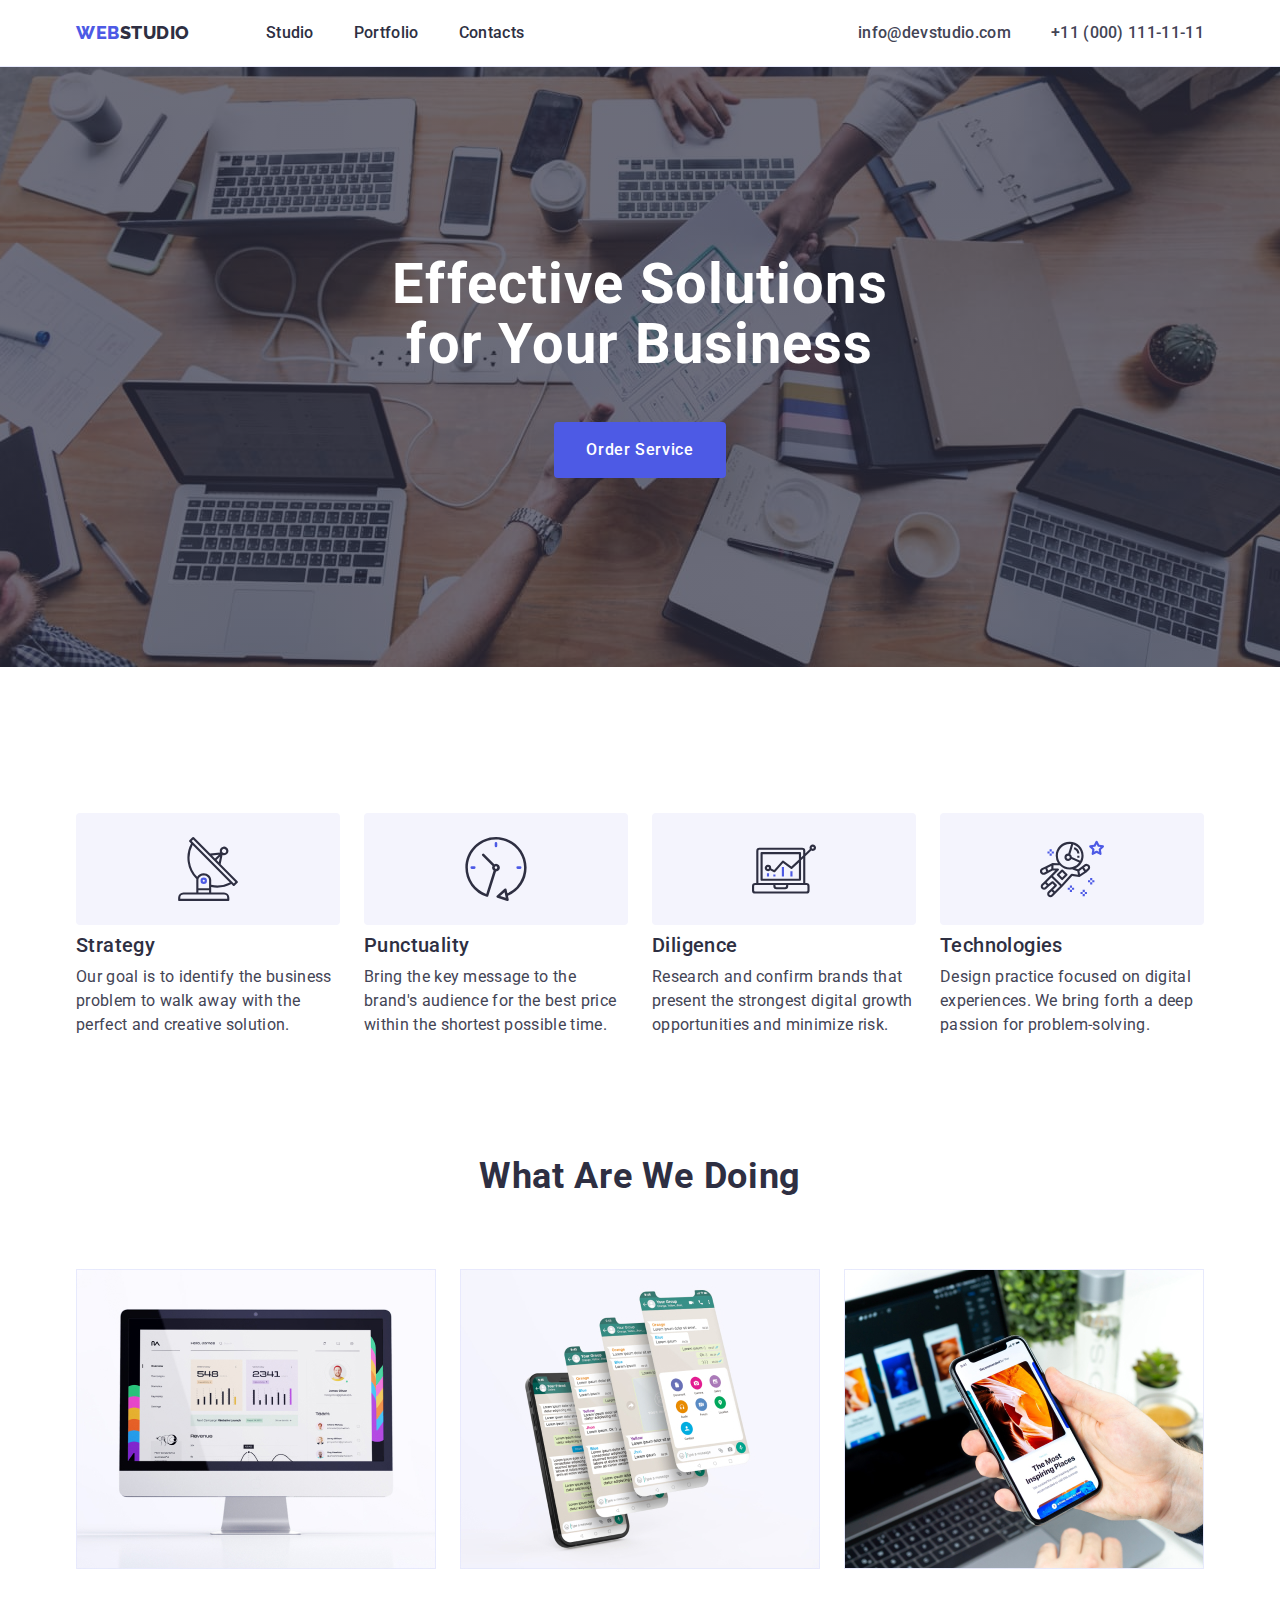
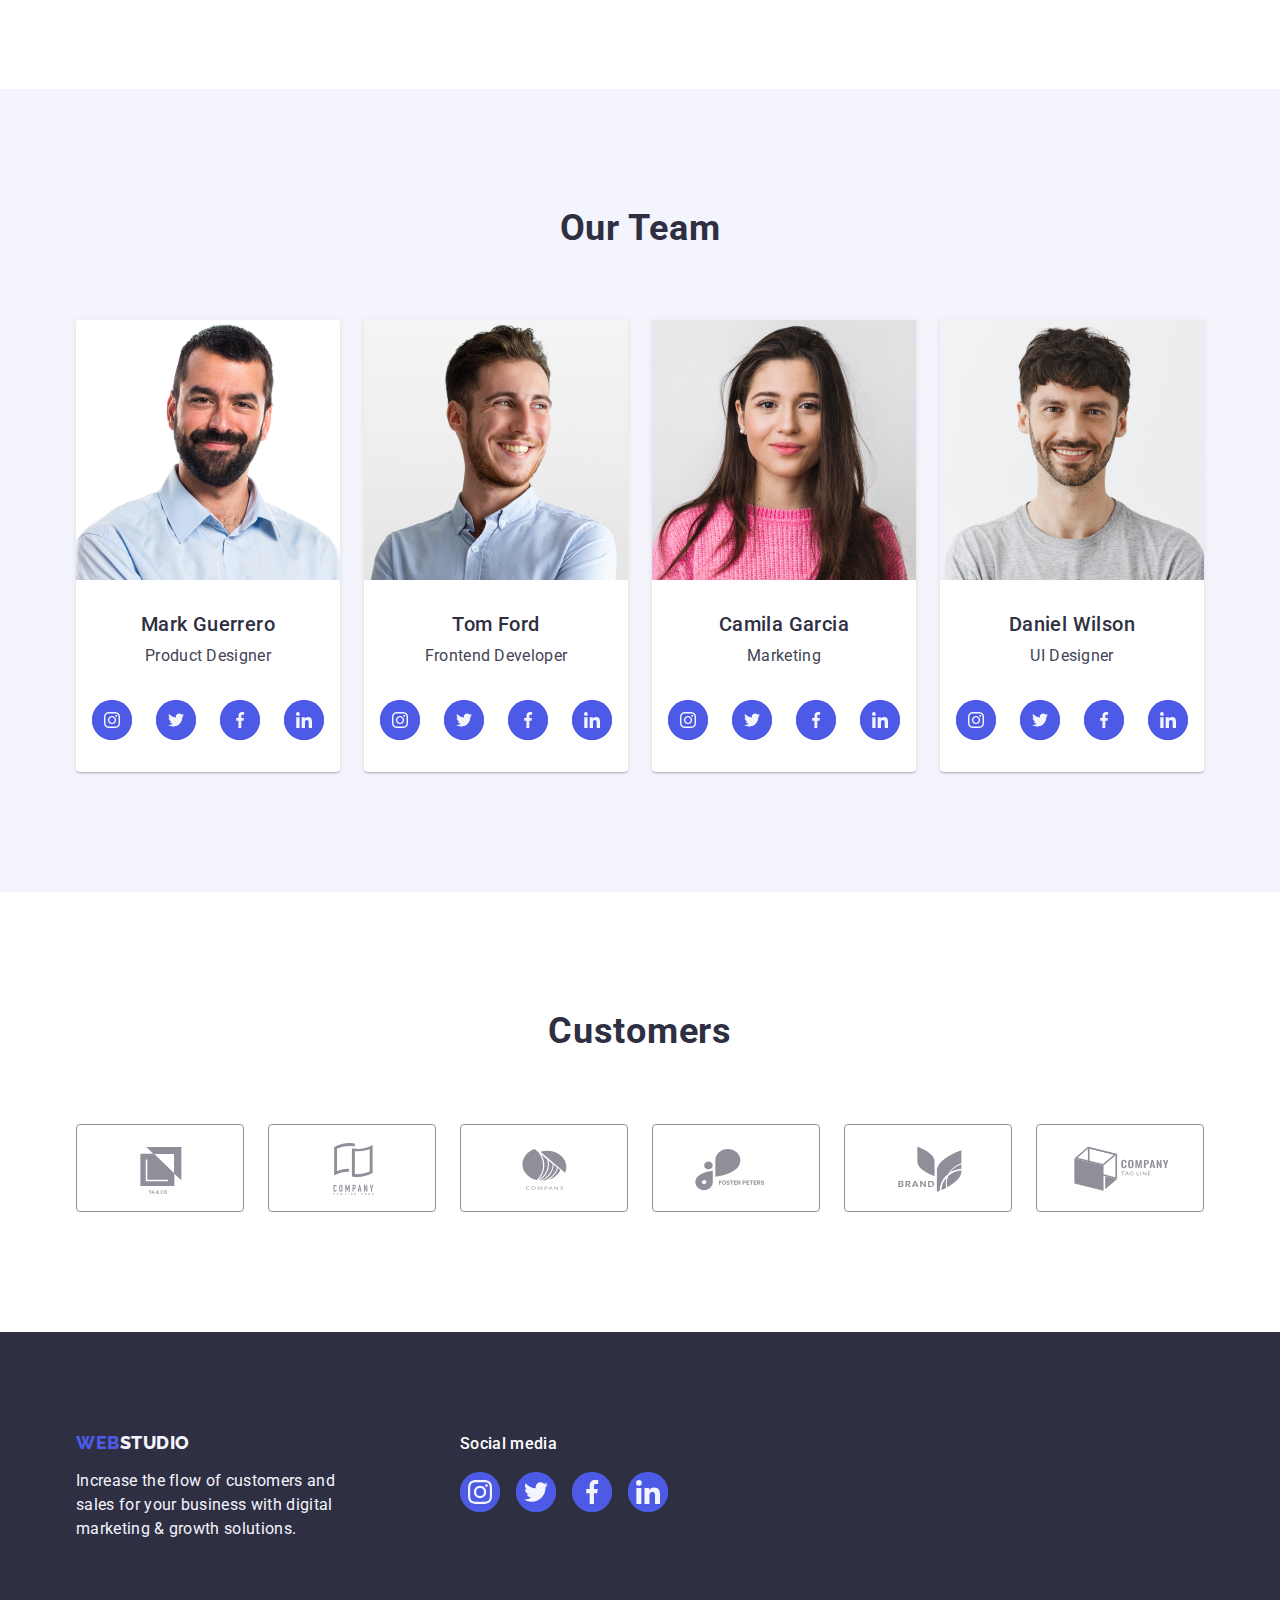
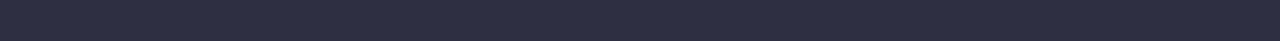
<file: index.html>
<!DOCTYPE html>
<html lang="en">
  <head>
    <meta charset="UTF-8" />
    <meta http-equiv="X-UA-Compatible" content="IE=edge" />
    <meta name="viewport" content="width=device-width, initial-scale=1.0" />
    <title>Studio</title>
    <link rel="preconnect" href="https://fonts.googleapis.com" />
    <link rel="preconnect" href="https://fonts.gstatic.com" crossorigin />
    <link
      href="https://fonts.googleapis.com/css2?family=Raleway:wght@400;500;700&family=Roboto:wght@400;500;700&display=swap"
      rel="stylesheet"
    />
    <link
      rel="stylesheet"
      href="https://cdnjs.cloudflare.com/ajax/libs/modern-normalize/1.1.0/modern-normalize.min.css"
    />
    <link rel="stylesheet" href="./css/styles.css" />
  </head>
  <body>
    <header class="page-head">
      <div class="pg-hd container">
        <nav class="nav">
          <a href="./index.html" class="logo link">
            Web<span class="web">Studio</span></a
          >
          <ul class="site-nav list">
            <li class="item"><a href="./index.html" class="link">Studio</a></li>
            <li class="item">
              <a href="./portfolio.html" class="link">Portfolio</a>
            </li>
            <li class="item"><a href="" class="link">Contacts</a></li>
          </ul>
        </nav>
        <address class="address">
          <ul class="contact list">
            <li class="item">
              <a href="mailto:info@devstudio.com" class="link"
                >info@devstudio.com</a
              >
            </li>

            <li class="item">
              <a href="tel:+110001111111" class="link">+11 (000) 111-11-11</a>
            </li>
          </ul>
        </address>
      </div>
    </header>

    <main>
      <!-- hero -->
      <section class="hero">
        <div class="container">
          <h1 class="hero-title">Effective Solutions for Your Business</h1>
          <button type="button" class="button stu">Order Service</button>
        </div>
      </section>
      <!-- Adventages -->
      <section class="section adventages">
        <div class="container">
          <h2 class="adv-title">Adventages</h2>
          <ul class="advent list">
            <li class="adventage-item">
              <div class="svg-adv">
                <svg width="64" height="64">
                  <use href="./images/icons.svg#icon-antenna"></use>
                </svg>
              </div>
              <h3 class="adventages-title">Strategy</h3>
              <p class="text">
                Our goal is to identify the business problem to walk away with
                the perfect and creative solution.
              </p>
            </li>
            <li class="adventage-item">
              <div class="svg-adv">
                <svg height="64" width="64">
                  <use href="./images/icons.svg#icon-clock"></use>
                </svg>
              </div>
              <h3 class="adventages-title">Punctuality</h3>
              <p class="text">
                Bring the key message to the brand's audience for the best price
                within the shortest possible time.
              </p>
            </li>
            <li class="adventage-item">
              <div class="svg-adv">
                <svg width="64" height="64">
                  <use href="./images/icons.svg#icon-diagram"></use>
                </svg>
              </div>
              <h3 class="adventages-title">Diligence</h3>
              <p class="text">
                Research and confirm brands that present the strongest digital
                growth opportunities and minimize risk.
              </p>
            </li>
            <li class="adventage-item">
              <div class="svg-adv">
                <svg width="64" height="64">
                  <use href="./images/icons.svg#icon-astronaut"></use>
                </svg>
              </div>
              <h3 class="adventages-title">Technologies</h3>
              <p class="text">
                Design practice focused on digital experiences. We bring forth a
                deep passion for problem-solving.
              </p>
            </li>
          </ul>
        </div>
      </section>
      <!-- What are we doing -->
      <section class="doo section">
        <div class="container">
          <h2 class="section-title">What are we doing</h2>
          <ul class="doing list">
            <li class="item">
              <img src="./images/mon.jpg" alt="Monitor" width="360" />
            </li>
            <li class="item">
              <img
                src="./images/phones.jpg"
                alt="phone with duplicated screens"
                width="360"
              />
            </li>
            <li class="item">
              <img
                src="./images/phone&mon.jpg"
                alt="phone and on the background monitor"
                width="360"
              />
            </li>
          </ul>
        </div>
      </section>
      <!-- Our Team -->
      <section class="section team">
        <div class="container">
          <h2 class="section-title">Our Team</h2>
          <ul class="team-list list">
            <li class="card">
              <img
                src="./images/worker1.jpg"
                alt="Man have black beard and wearing blue shirt"
                width="264"
              />

              <div class="tim">
                <h3 class="team-name">Mark Guerrero</h3>
                <p class="prof">Product Designer</p>
                <ul class="socmed list">
                  <li class="socmed-cont">
                    <a href="" class="socmed-link-sec">
                      <svg class="socmed-icon" width="16" height="16">
                        <use
                          href="./images/icons.svg#icon-instagram"
                        ></use>
                      </svg>
                    </a>
                  </li>
                  <li class="socmed-cont">
                    <a href="" class="socmed-link-sec">
                      <svg class="socmed-icon" width="16" height="16">
                        <use href="./images/icons.svg#icon-twitter"></use>
                      </svg>
                    </a>
                  </li>
                  <li class="socmed-cont">
                    <a href="" class="socmed-link-sec "
                      ><svg class="socmed-icon" width="16" height="16">
                        <use
                          href="./images/icons.svg#icon-facebook"
                        ></use>
                      </svg>
                    </a>
                  </li>
                  <li class="socmed-cont">
                    <a href="" class="socmed-link-sec"
                      ><svg class="socmed-icon" width="16" height="16">
                        <use
                          href="./images/icons.svg#icon-linkedin"
                        ></use>
                      </svg>
                    </a>
                  </li>
                </ul>
              </div>
            </li>

            <li class="card">
              <img
                src="./images/worker2.jpg"
                alt="Man have red beard and wearing blue shirt"
                width="264"
              />
              <div class="tim">
                <h3 class="team-name">Tom Ford</h3>
                <p class="prof">Frontend Developer</p>

                <ul class="socmed list">
                  <li class="socmed-cont">
                    <a href="" class="socmed-link-sec">
                      <svg class="socmed-icon" width="16" height="16">
                        <use
                          href="./images/icons.svg#icon-instagram"
                        ></use>
                      </svg>
                    </a>
                  </li>
                  <li class="socmed-cont">
                    <a href="" class="socmed-link-sec">
                      <svg class="socmed-icon" width="16" height="16">
                        <use href="./images/icons.svg#icon-twitter"></use>
                      </svg>
                    </a>
                  </li>
                  <li class="socmed-cont">
                    <a href="" class="socmed-link-sec "
                      ><svg class="socmed-icon" width="16" height="16">
                        <use
                          href="./images/icons.svg#icon-facebook"
                        ></use>
                      </svg>
                    </a>
                  </li>
                  <li class="socmed-cont">
                    <a href="" class="socmed-link-sec"
                      ><svg class="socmed-icon" width="16" height="16">
                        <use
                          href="./images/icons.svg#icon-linkedin"
                        ></use>
                      </svg>
                    </a>
                  </li>
                </ul>
              </div>
            </li>
            <li class="card">
              <img
                src="./images/worker3.jpg"
                alt="Girl with long brown hair and wearing in pink sweater"
                width="264"
              />
              <div class="tim">
                <h3 class="team-name">Camila Garcia</h3>
                <p class="prof">Marketing</p>

                <ul class="socmed list">
                  <li class="socmed-cont">
                    <a href="" class="socmed-link-sec">
                      <svg class="socmed-icon" width="16" height="16">
                        <use
                          href="./images/icons.svg#icon-instagram"
                        ></use>
                      </svg>
                    </a>
                  </li>
                  <li class="socmed-cont">
                    <a href="" class="socmed-link-sec">
                      <svg class="socmed-icon" width="16" height="16">
                        <use href="./images/icons.svg#icon-twitter"></use>
                      </svg>
                    </a>
                  </li>
                  <li class="socmed-cont">
                    <a href="" class="socmed-link-sec "
                      ><svg class="socmed-icon" width="16" height="16">
                        <use
                          href="./images/icons.svg#icon-facebook"
                        ></use>
                      </svg>
                    </a>
                  </li>
                  <li class="socmed-cont">
                    <a href="" class="socmed-link-sec"
                      ><svg class="socmed-icon" width="16" height="16">
                        <use
                          href="./images/icons.svg#icon-linkedin"
                        ></use>
                      </svg>
                    </a>
                  </li>
                </ul>
              </div>
            </li>
            <li class="card">
              <img
                src="./images/worker4.jpg"
                alt="Man have short black beard and wearing gray t-shirt"
                width="264"
              />
              <div class="tim">
                <h3 class="team-name">Daniel Wilson</h3>
                <p class="prof">UI Designer</p>
                <ul class="socmed list">
                  <li class="socmed-cont">
                    <a href="" class="socmed-link-sec">
                      <svg class="socmed-icon" width="16" height="16">
                        <use
                          href="./images/icons.svg#icon-instagram"
                        ></use>
                      </svg>
                    </a>
                  </li>
                  <li class="socmed-cont">
                    <a href="" class="socmed-link-sec">
                      <svg class="socmed-icon" width="16" height="16">
                        <use href="./images/icons.svg#icon-twitter"></use>
                      </svg>
                    </a>
                  </li>
                  <li class="socmed-cont">
                    <a href="" class="socmed-link-sec "
                      ><svg class="socmed-icon" width="16" height="16">
                        <use
                          href="./images/icons.svg#icon-facebook"
                        ></use>
                      </svg>
                    </a>
                  </li>
                  <li class="socmed-cont">
                    <a href="" class="socmed-link-sec"
                      ><svg class="socmed-icon" width="16" height="16">
                        <use
                          href="./images/icons.svg#icon-linkedin"
                        ></use>
                      </svg>
                    </a>
                  </li>
                </ul>
              </div>
            </li>
          </ul>
        </div>
      </section>

      <!-- Customers -->

      <section class="cust-section">
        <div class="container">
          <h2 class="section-title customer">Customers</h2>
          <ul class="custom list">
            <li class="cust">
              <a href="" class="cust-link">
                <svg class="cust-svg" width="104" height="56">
                  <use href="./images/icons.svg#icon-Logo"></use>
                </svg>
              </a>
            </li>
            <li class="cust">
              <a href="" class="cust-link">
                <svg class="cust-svg" width="104" height="56">
                  <use href="./images/icons.svg#icon-Logo-1"></use>
                </svg>
              </a>
            </li>
            <li class="cust">
              <a href="" class="cust-link">
                <svg class="cust-svg" width="104" height="56">
                  <use href="./images/icons.svg#icon-Logo-2"></use>
                </svg>
              </a>
            </li>
            <li class="cust">
              <a href="" class="cust-link">
                <svg class="cust-svg" width="104" height="56">
                  <use href="./images/icons.svg#icon-Logo-3"></use>
                </svg>
              </a>
            </li>
            <li class="cust">
              <a href="" class="cust-link">
                <svg class="cust-svg" width="104" height="56">
                  <use href="./images/icons.svg#icon-Logo-4"></use>
                </svg>
              </a>
            </li>
            <li class="cust">
              <a href="" class="cust-link">
                <svg class="cust-svg" width="104" height="56">
                  <use href="./images/icons.svg#icon-Logo-5"></use>
                </svg>
              </a>
            </li>
          </ul>
        </div>
      </section>
    </main>

    <footer class="foot-site">
      <div class="foot-cont container">
        <div class="foot">
          <a href="./index.html" class="logo-footer link"
            >Web<span class="web">Studio</span></a
          >
          <p class="foot-text">
            Increase the flow of customers and sales for your business with
            digital marketing & growth solutions.
          </p>
        </div>
        <div class="social-media">
          <p class="foot-h">Social media</p>
          <ul class="socmed-item list">
            <li class="socmed-cont">
              <a href="" class="socmed-link"
                ><svg class="socmed-icon" width="24" height="24">
                  <use href="./images/icons.svg#icon-instagram"></use>
                </svg>
              </a>
            </li>
            <li class="socmed-cont">
              <a href="" class="socmed-link"
                ><svg class="socmed-icon" width="24" height="24">
                  <use href="./images/icons.svg#icon-twitter"></use>
                </svg>
              </a>
            </li>
            <li class="socmed-cont">
              <a href="" class="socmed-link"
                ><svg class="socmed-icon" width="24" height="24">
                  <use href="./images/icons.svg#icon-facebook"></use>
                </svg>
              </a>
            </li>
            <li class="socmed-cont">
              <a href="" class="socmed-link"
                ><svg class="socmed-icon" width="24" height="24">
                  <use href="./images/icons.svg#icon-linkedin"></use>
                </svg>
              </a>
            </li>
          </ul>
        </div>
      </div>
    </footer>
  </body>
</html>
</file>
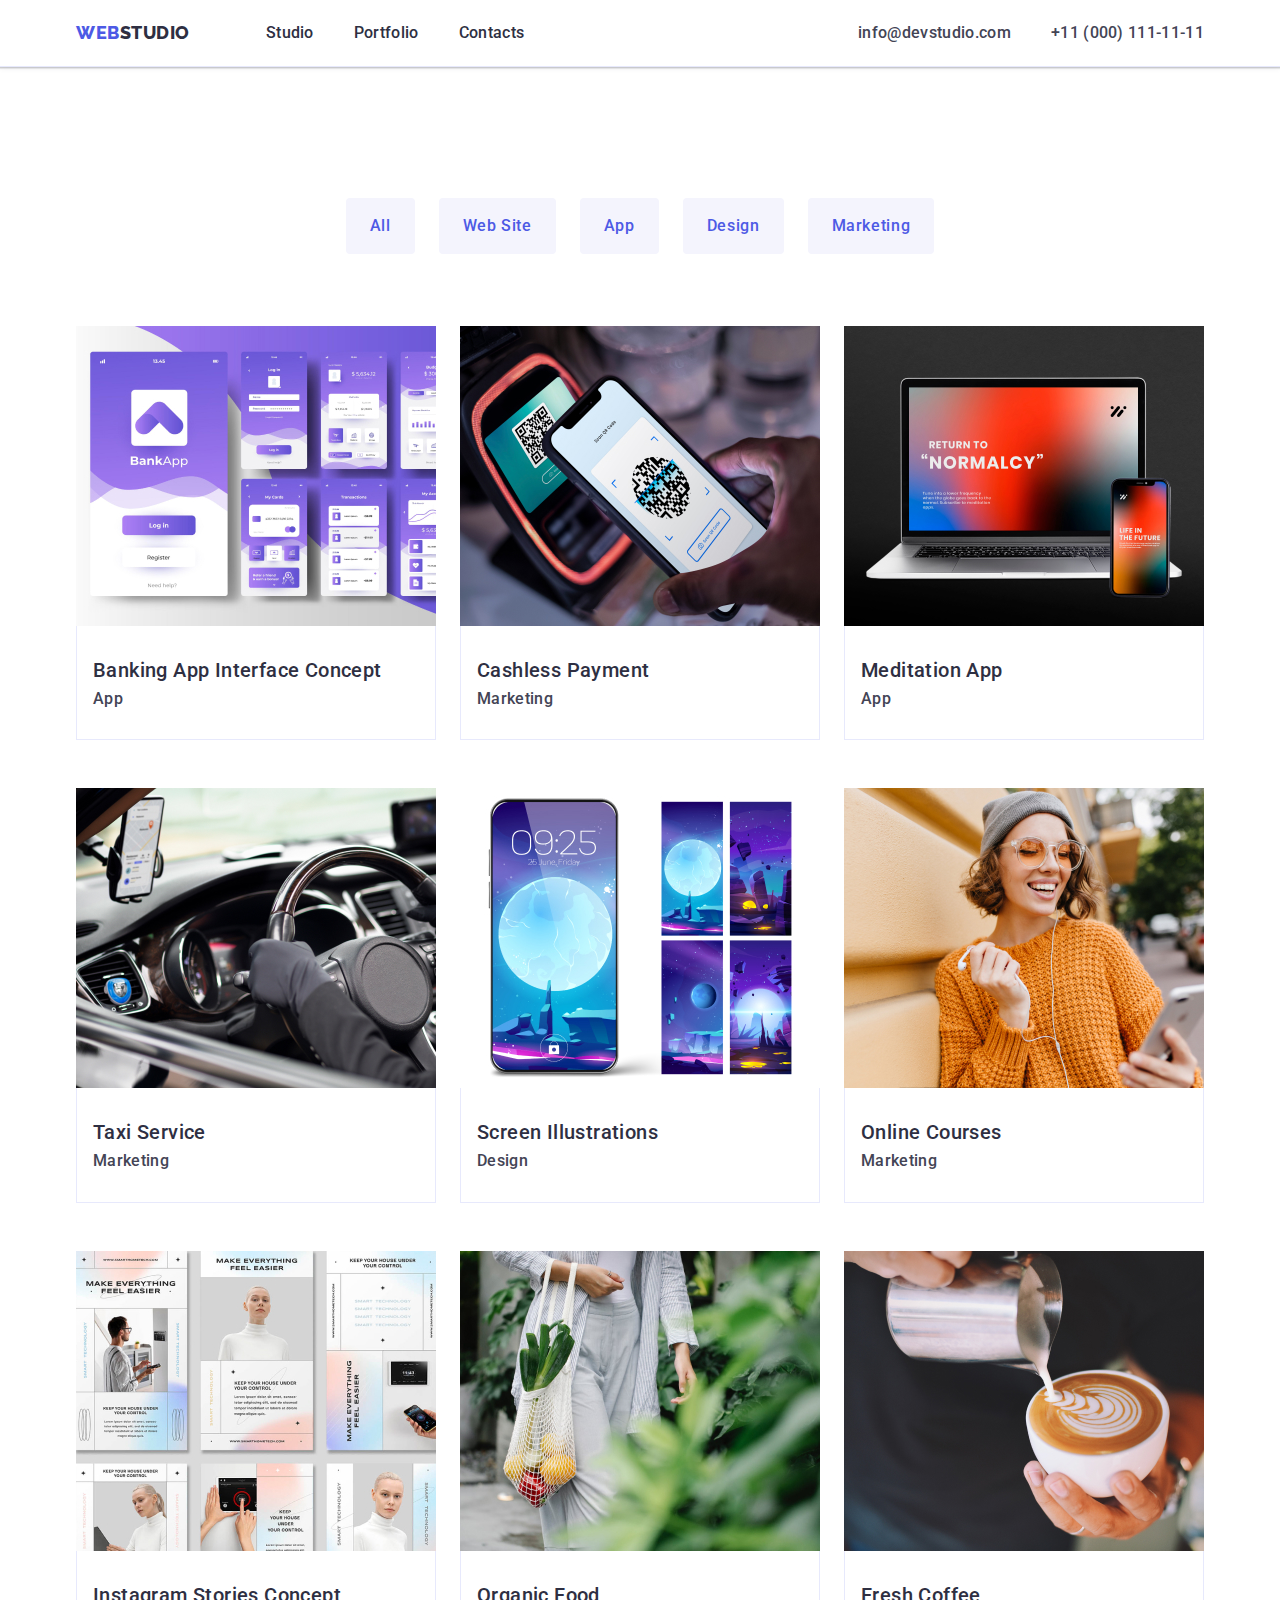
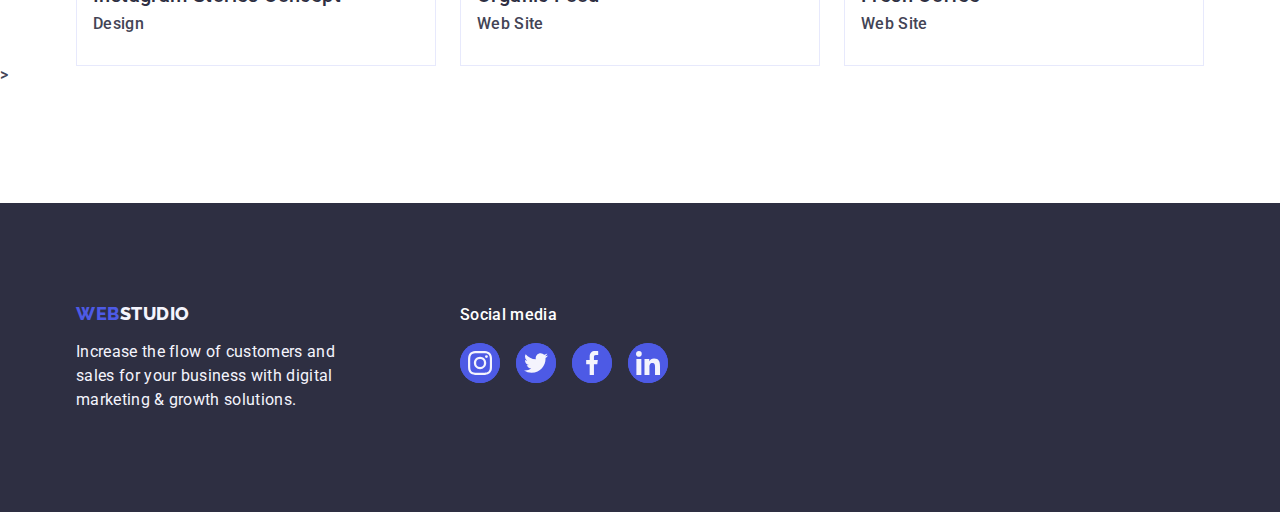
<file: portfolio.html>
<!DOCTYPE html>
<html lang="en">
  <head>
    <meta charset="UTF-8" />
    <meta http-equiv="X-UA-Compatible" content="IE=edge" />
    <meta name="viewport" content="width=device-width, initial-scale=1.0" />
    <title>Portfolio</title>
    <link rel="preconnect" href="https://fonts.googleapis.com" />
    <link rel="preconnect" href="https://fonts.gstatic.com" crossorigin />
    <link
      href="https://fonts.googleapis.com/css2?family=Raleway:wght@400;500;700;800&family=Roboto:wght@400;500;700&display=swap"
      rel="stylesheet"
    />
    <link
      rel="stylesheet"
      href="https://cdnjs.cloudflare.com/ajax/libs/modern-normalize/1.1.0/modern-normalize.min.css"
    />
    <link rel="stylesheet" href="./css/styles.css" />
  </head>
  <body>
    <header class="page-head">
      <div class="pg-hd container">
        <nav class="nav">
          <a href="./index.html" class="logo link">
            Web<span class="web">Studio</span></a
          >
          <ul class="site-nav list">
            <li class="item"><a href="./index.html" class="link">Studio</a></li>
            <li class="item">
              <a href="./portfolio.html" class="link">Portfolio</a>
            </li>
            <li class="item"><a href="" class="link">Contacts</a></li>
          </ul>
        </nav>
        <address class="address">
          <ul class="contact list">
            <li class="item">
              <a href="mailto:info@devstudio.com" class="link"
                >info@devstudio.com</a
              >
            </li>

            <li class="item">
              <a href="tel:+110001111111" class="link">+11 (000) 111-11-11</a>
            </li>
          </ul>
        </address>
      </div>
    </header>

    <main>
      <!-- out navigate -->
      <section class="main-portf">
        <div class="container">
          <h1 class="hide-title visually-hidden">Works</h1>
          <ul class="btn list">
            <li class="bitem">
              <button type="button" class="port">All</button>
            </li>
            <li class="bitem">
              <button type="button" class="port">Web Site</button>
            </li>
            <li class="bitem">
              <button type="button" class="port">App</button>
            </li>
            <li class="bitem">
              <button type="button" class="port">Design</button>
            </li>
            <li class="bitem">
              <button type="button" class="port">Marketing</button>
            </li>
          </ul>
          <ul class="examples list">
            <li class="examples-item">
              <a href="" class="link">
                <img src="./images/bankapp.jpg" alt="bank app" width="360" />
                <div class="item-item">
                  <h2 class="example-title">Banking App Interface Concept</h2>
                  <p class="text">App</p>
                </div>
              </a>
            </li>

            <li class="examples-item">
              <a href="" class="link">
                <img src="./images/pay.jpg" alt="Payment" width="360" />
                <div class="item-item">
                  <h2 class="example-title">Cashless Payment</h2>
                  <p class="text">Marketing</p>
                </div>
              </a>
            </li>

            <li class="examples-item">
              <a href="" class="link">
                <img
                  src="./images/meditation.jpg"
                  alt="meditation app"
                  width="360"
                />
                <div class="item-item">
                  <h2 class="example-title">Meditation App</h2>
                  <p class="text">App</p>
                </div>
              </a>
            </li>

            <li class="examples-item">
              <a href="" class="link">
                <img src="./images/gps.jpg" alt="Driver use gps" width="360" />
                <div class="item-item">
                  <h2 class="example-title">Taxi Service</h2>
                  <p class="text">Marketing</p>
                </div>
              </a>
            </li>

            <li class="examples-item">
              <a href="" class="link">
                <img
                  src="./images/wallpaper.jpg"
                  alt="Drawn cosmos wallpaper"
                  width="360"
                />
                <div class="item-item">
                  <h2 class="example-title">Screen Illustrations</h2>
                  <p class="text">Design</p>
                </div>
              </a>
            </li>

            <li class="examples-item">
              <a href="" class="link">
                <img
                  src="./images/girl.jpg"
                  alt="Girl in yellow sweater listening music"
                  width="360"
                />
                <div class="item-item">
                  <h2 class="example-title">Online Courses</h2>
                  <p class="text">Marketing</p>
                </div>
              </a>
            </li>

            <li class="examples-item">
              <a href="" class="link">
                <img
                  src="./images/leaflets.jpg"
                  alt="a lot of instagram stories examples"
                  width="360"
                />
                <div class="item-item">
                  <h2 class="example-title">Instagram Stories Concept</h2>
                  <p class="text">Design</p>
                </div>
              </a>
            </li>

            <li class="examples-item">
              <a href="" class="link">
                <img src="./images/buy.jpg" alt="woman with bag" width="360" />
                <div class="item-item">
                  <h2 class="example-title">Organic Food</h2>
                  <p class="text">Web Site</p>
                </div>
              </a>
            </li>

            <li class="examples-item">
              <a href="" class="link">
                <img
                  src="./images/coffee.jpg"
                  alt="barista pour coffee into the cup"
                  width="360"
                />
                <div class="item-item">
                  <h2 class="example-title">Fresh Coffee</h2>
                  <p class="text">Web Site</p>
                </div>
              </a>
            </li>
          </ul>
        </div>
        >
      </section>
    </main>
    <footer class="foot-site">
      <div class="foot-cont container">
        <div class="foot">
          <a href="./index.html" class="logo-footer link"
            >Web<span class="web">Studio</span></a
          >
          <p class="foot-text">
            Increase the flow of customers and sales for your business with
            digital marketing & growth solutions.
          </p>
        </div>
        <div class="social-media">
          <p class="foot-h">Social media</p>
          <ul class="socmed-item list">
            <li class="socmed-cont">
              <a href="" class="socmed-link"
                ><svg class="socmed-icon" width="24" height="24">
                  <use href="./images/icons.svg#icon-instagram"></use>
                </svg>
              </a>
            </li>
            <li class="socmed-cont">
              <a href="" class="socmed-link"
                ><svg class="socmed-icon" width="24" height="24">
                  <use href="./images/icons.svg#icon-twitter"></use>
                </svg>
              </a>
            </li>
            <li class="socmed-cont">
              <a href="" class="socmed-link"
                ><svg class="socmed-icon" width="24" height="24">
                  <use href="./images/icons.svg#icon-facebook"></use>
                </svg>
              </a>
            </li>
            <li class="socmed-cont">
              <a href="" class="socmed-link"
                ><svg class="socmed-icon" width="24" height="24">
                  <use href="./images/icons.svg#icon-linkedin"></use>
                </svg>
              </a>
            </li>
          </ul>
        </div>
      </div>
    </footer>
  </body>
</html>
</file>
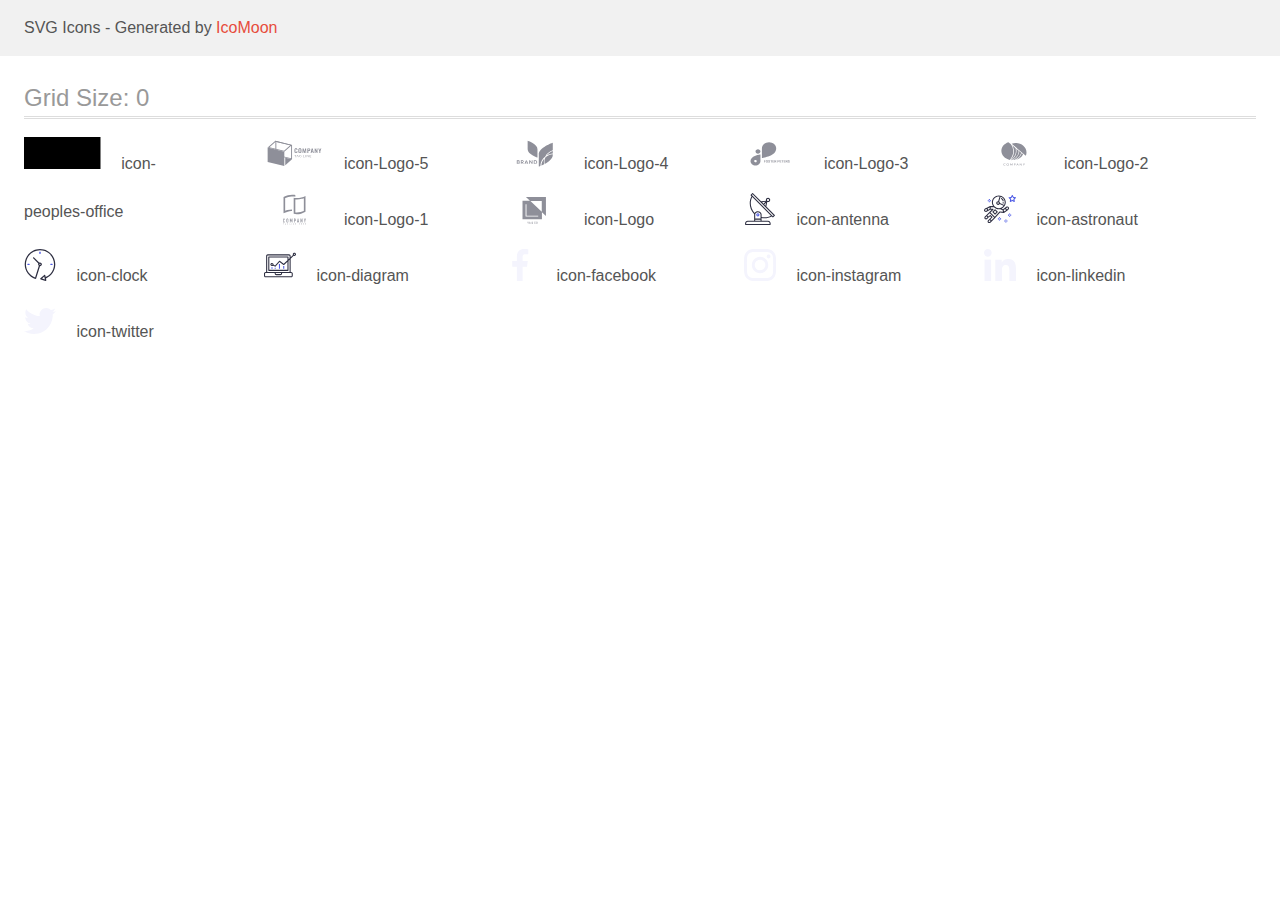
<file: images/icomoon (1)/demo.html>
<!doctype html>
<html>
<head>
    <title>IcoMoon - SVG Icons</title>
    <meta charset="utf-8">
    <meta name="viewport" content="width=device-width, initial-scale=1">
    <link rel="stylesheet" href="demo-files/demo.css">
    <link rel="stylesheet" href="style.css">
</head>
<body>
<svg aria-hidden="true" style="position: absolute; width: 0; height: 0; overflow: hidden;" version="1.1" xmlns="http://www.w3.org/2000/svg" xmlns:xlink="http://www.w3.org/1999/xlink">
<defs>
<symbol id="icon-peoples-office" viewBox="0 0 77 32">
<path d="M0 0h76.8v32h-76.8v-32z"></path>
</symbol>
<symbol id="icon-Logo-5" viewBox="0 0 59 32">
<path fill="#8e8f99" style="fill: var(--color1, #8e8f99)" d="M30.588 15.682c-0.254-0.338-0.375-0.737-0.346-1.138v-1.65c0-0.506 0.115-0.89 0.344-1.153s0.624-0.394 1.183-0.393c0.525 0 0.898 0.112 1.119 0.336 0.24 0.286 0.358 0.635 0.331 0.987v0.388h-0.94v-0.393c0.003-0.129-0.006-0.257-0.027-0.384-0.014-0.087-0.061-0.168-0.134-0.228-0.096-0.066-0.218-0.097-0.34-0.089-0.129-0.008-0.256 0.025-0.358 0.094-0.082 0.067-0.136 0.156-0.156 0.252-0.027 0.135-0.039 0.271-0.037 0.408v2.003c-0.015 0.193 0.027 0.387 0.121 0.562 0.047 0.060 0.112 0.107 0.188 0.136s0.16 0.041 0.242 0.032c0.12 0.009 0.24-0.024 0.333-0.091 0.077-0.066 0.126-0.151 0.14-0.243 0.022-0.133 0.032-0.267 0.029-0.401v-0.406h0.94v0.371c0.026 0.367-0.088 0.732-0.325 1.038-0.216 0.245-0.584 0.368-1.125 0.368s-0.949-0.131-1.181-0.403z"></path>
<path fill="#8e8f99" style="fill: var(--color1, #8e8f99)" d="M34.501 15.699c-0.237-0.257-0.356-0.631-0.356-1.127v-1.736c0-0.49 0.119-0.861 0.356-1.113s0.634-0.377 1.191-0.376c0.553 0 0.947 0.125 1.185 0.376 0.237 0.252 0.358 0.623 0.358 1.113v1.736c0 0.49-0.121 0.866-0.362 1.125s-0.634 0.388-1.181 0.388-0.951-0.131-1.191-0.386zM36.129 15.282c0.085-0.161 0.124-0.337 0.113-0.514v-2.125c0.011-0.173-0.027-0.346-0.111-0.504-0.048-0.061-0.114-0.109-0.192-0.138s-0.164-0.040-0.248-0.030c-0.084-0.010-0.17 0-0.248 0.030s-0.145 0.077-0.193 0.138c-0.086 0.157-0.124 0.33-0.113 0.504v2.136c-0.012 0.177 0.027 0.353 0.113 0.514 0.055 0.054 0.122 0.098 0.198 0.127s0.158 0.045 0.242 0.045 0.166-0.015 0.242-0.045c0.076-0.030 0.143-0.073 0.198-0.127v-0.010z"></path>
<path fill="#8e8f99" style="fill: var(--color1, #8e8f99)" d="M38.364 11.398h1.012l0.761 3.203 0.778-3.203h0.984l0.099 4.623h-0.728l-0.078-3.213-0.751 3.213h-0.584l-0.778-3.225-0.072 3.225h-0.735l0.091-4.623z"></path>
<path fill="#8e8f99" style="fill: var(--color1, #8e8f99)" d="M43.133 11.398h1.576c0.908 0 1.362 0.438 1.362 1.313 0 0.838-0.478 1.257-1.434 1.256h-0.537v2.055h-0.973l0.006-4.623zM44.479 13.374c0.096 0.011 0.194 0.003 0.286-0.022s0.177-0.067 0.249-0.124c0.112-0.156 0.161-0.339 0.14-0.522 0.005-0.141-0.011-0.282-0.047-0.42-0.014-0.046-0.038-0.089-0.072-0.127s-0.075-0.069-0.123-0.093c-0.135-0.056-0.284-0.081-0.434-0.074h-0.377v1.382h0.377z"></path>
<path fill="#8e8f99" style="fill: var(--color1, #8e8f99)" d="M47.474 11.398h1.045l1.072 4.623h-0.907l-0.212-1.066h-0.932l-0.218 1.066h-0.92l1.072-4.623zM48.367 14.419l-0.364-1.941-0.364 1.941h0.728z"></path>
<path fill="#8e8f99" style="fill: var(--color1, #8e8f99)" d="M50.456 11.398h0.681l1.304 2.637v-2.637h0.807v4.623h-0.648l-1.311-2.753v2.753h-0.835l0.002-4.623z"></path>
<path fill="#8e8f99" style="fill: var(--color1, #8e8f99)" d="M55.139 14.258l-1.084-2.854h0.912l0.661 1.833 0.621-1.833h0.893l-1.070 2.854v1.763h-0.934v-1.763z"></path>
<path fill="#8e8f99" style="fill: var(--color1, #8e8f99)" d="M32.090 18.042v0.242h-0.794v1.879h-0.333v-1.879h-0.798v-0.242h1.924z"></path>
<path fill="#8e8f99" style="fill: var(--color1, #8e8f99)" d="M34.578 20.163h-0.257c-0.026 0.001-0.052-0.006-0.072-0.020-0.019-0.012-0.034-0.029-0.043-0.049l-0.23-0.504h-1.101l-0.23 0.504c-0.007 0.021-0.018 0.041-0.035 0.057-0.020 0.014-0.046 0.021-0.072 0.020h-0.257l0.973-2.12h0.339l0.984 2.112zM32.968 19.375h0.918l-0.389-0.863c-0.029-0.065-0.053-0.132-0.072-0.2-0.014 0.040-0.025 0.079-0.037 0.113l-0.035 0.089-0.385 0.861z"></path>
<path fill="#8e8f99" style="fill: var(--color1, #8e8f99)" d="M36.256 19.954c0.061 0.003 0.122 0.003 0.183 0 0.053-0.005 0.105-0.013 0.156-0.025 0.048-0.010 0.094-0.023 0.14-0.039 0.043-0.015 0.086-0.034 0.13-0.052v-0.477h-0.389c-0.010 0-0.019-0.001-0.028-0.004s-0.017-0.007-0.024-0.013c-0.006-0.005-0.011-0.011-0.015-0.017s-0.005-0.014-0.005-0.021v-0.163h0.755v0.813c-0.062 0.038-0.127 0.072-0.195 0.101-0.069 0.030-0.142 0.054-0.216 0.072-0.080 0.020-0.161 0.035-0.243 0.044-0.094 0.009-0.189 0.014-0.284 0.013-0.168 0.001-0.334-0.026-0.49-0.079-0.146-0.050-0.278-0.126-0.389-0.222-0.108-0.097-0.194-0.211-0.251-0.336-0.061-0.141-0.092-0.29-0.090-0.44-0.002-0.151 0.028-0.301 0.088-0.443 0.056-0.126 0.141-0.24 0.251-0.336 0.111-0.095 0.243-0.17 0.389-0.22 0.167-0.054 0.343-0.081 0.521-0.079 0.091-0 0.181 0.006 0.27 0.018 0.079 0.011 0.157 0.029 0.232 0.054 0.068 0.022 0.133 0.050 0.195 0.084 0.060 0.033 0.116 0.070 0.169 0.111l-0.093 0.131c-0.007 0.012-0.018 0.022-0.032 0.029s-0.029 0.011-0.044 0.011c-0.022-0.001-0.042-0.006-0.060-0.017-0.029-0.013-0.060-0.030-0.095-0.050-0.041-0.022-0.085-0.041-0.13-0.057-0.058-0.020-0.118-0.036-0.179-0.047-0.081-0.013-0.164-0.019-0.247-0.018-0.128-0.001-0.256 0.019-0.376 0.059-0.108 0.038-0.206 0.095-0.286 0.168-0.081 0.076-0.142 0.166-0.181 0.264-0.087 0.23-0.087 0.477 0 0.707 0.043 0.1 0.109 0.191 0.195 0.267 0.080 0.073 0.177 0.13 0.284 0.168 0.124 0.037 0.255 0.051 0.385 0.042z"></path>
<path fill="#8e8f99" style="fill: var(--color1, #8e8f99)" d="M39.357 19.921h1.062v0.242h-1.387v-2.12h0.333l-0.008 1.879z"></path>
<path fill="#8e8f99" style="fill: var(--color1, #8e8f99)" d="M41.524 20.162h-0.333v-2.12h0.333v2.12z"></path>
<path fill="#8e8f99" style="fill: var(--color1, #8e8f99)" d="M42.761 18.052c0.020 0.010 0.037 0.023 0.051 0.039l1.422 1.598c-0.002-0.025-0.002-0.050 0-0.076 0-0.023 0-0.047 0-0.069v-1.511h0.29v2.129h-0.167c-0.025 0.002-0.050-0.002-0.072-0.012-0.020-0.011-0.038-0.024-0.053-0.040l-1.42-1.597c0 0.025 0 0.049 0 0.072s0 0.045 0 0.066v1.511h-0.278v-2.12h0.173c0.019 0 0.037 0.003 0.054 0.010z"></path>
<path fill="#8e8f99" style="fill: var(--color1, #8e8f99)" d="M46.974 18.042v0.233h-1.179v0.7h0.955v0.225h-0.955v0.724h1.179v0.233h-1.521v-2.115h1.521z"></path>
<path fill="#8e8f99" style="fill: var(--color1, #8e8f99)" d="M12.112 4.948l14.772 3.619v12.683l-14.772-3.618v-12.685zM11.164 3.867v14.382l16.666 4.084v-14.38l-16.666-4.086z"></path>
<path fill="#8e8f99" style="fill: var(--color1, #8e8f99)" d="M20.096 29.010l-16.667-4.088v-14.381l16.667 4.086v14.382z"></path>
<path fill="#8e8f99" style="fill: var(--color1, #8e8f99)" d="M11.44 4.785l14.58 3.574-6.2 5.352-14.582-3.576 6.202-5.35zM11.164 3.867l-7.735 6.675 16.667 4.086 7.733-6.675-16.666-4.086z"></path>
<path fill="#8e8f99" style="fill: var(--color1, #8e8f99)" d="M21.034 28.201l6.796-5.866-6.796-1.667v7.532z"></path>
</symbol>
<symbol id="icon-Logo-4" viewBox="0 0 59 32">
<path fill="#8e8f99" style="fill: var(--color1, #8e8f99)" d="M15.31 25.356c0.14 0.156 0.215 0.352 0.211 0.553 0.007 0.131-0.019 0.262-0.075 0.383s-0.143 0.229-0.252 0.316c-0.273 0.185-0.61 0.276-0.951 0.255h-1.671v-3.504h1.637c0.323-0.019 0.644 0.063 0.907 0.233 0.106 0.080 0.189 0.18 0.245 0.294s0.080 0.238 0.073 0.361c0.010 0.193-0.058 0.383-0.19 0.536-0.127 0.139-0.303 0.236-0.498 0.274 0.222 0.036 0.422 0.143 0.565 0.3zM13.349 24.827h0.7c0.159 0.011 0.317-0.031 0.445-0.116 0.053-0.043 0.093-0.096 0.12-0.155s0.037-0.123 0.031-0.187c0.005-0.063-0.006-0.127-0.031-0.186s-0.066-0.113-0.117-0.156c-0.132-0.088-0.295-0.13-0.458-0.118h-0.688v0.919zM14.562 26.171c0.056-0.044 0.1-0.099 0.129-0.161s0.041-0.129 0.036-0.195c0.004-0.068-0.009-0.135-0.038-0.198s-0.074-0.118-0.131-0.162c-0.137-0.091-0.305-0.136-0.475-0.127h-0.734v0.964h0.744c0.167 0.009 0.333-0.034 0.47-0.122z"></path>
<path fill="#8e8f99" style="fill: var(--color1, #8e8f99)" d="M18.656 26.862l-0.911-1.369h-0.342v1.369h-0.783v-3.504h1.483c0.374-0.023 0.744 0.083 1.033 0.298 0.207 0.19 0.332 0.441 0.353 0.707s-0.066 0.529-0.242 0.743c-0.183 0.189-0.433 0.314-0.707 0.356l0.97 1.4h-0.852zM17.403 25.015h0.641c0.445 0 0.667-0.177 0.667-0.531 0.005-0.072-0.008-0.145-0.036-0.212s-0.072-0.13-0.128-0.181c-0.141-0.105-0.322-0.156-0.504-0.142h-0.648l0.008 1.067z"></path>
<path fill="#8e8f99" style="fill: var(--color1, #8e8f99)" d="M22.939 26.157h-1.561l-0.276 0.705h-0.821l1.434-3.465h0.888l1.428 3.465h-0.822l-0.27-0.705zM22.73 25.627l-0.57-1.479-0.57 1.479h1.141z"></path>
<path fill="#8e8f99" style="fill: var(--color1, #8e8f99)" d="M28.299 26.863h-0.778l-1.744-2.383v2.383h-0.776v-3.504h0.776l1.744 2.397v-2.397h0.778v3.504z"></path>
<path fill="#8e8f99" style="fill: var(--color1, #8e8f99)" d="M32.737 26.024c-0.161 0.265-0.406 0.48-0.704 0.618-0.338 0.154-0.714 0.23-1.093 0.221h-1.384v-3.504h1.384c0.378-0.009 0.754 0.065 1.093 0.216 0.298 0.135 0.543 0.348 0.704 0.611 0.16 0.285 0.243 0.6 0.243 0.919s-0.083 0.634-0.243 0.919zM31.847 25.94c0.222-0.233 0.344-0.529 0.344-0.836s-0.122-0.603-0.344-0.836c-0.268-0.211-0.618-0.318-0.974-0.298h-0.54v2.268h0.54c0.355 0.020 0.705-0.087 0.974-0.298z"></path>
<path fill="#8e8f99" style="fill: var(--color1, #8e8f99)" d="M23.425 3.867c0 0 10.038 3.412 9.825 8.349v8.351c0 0-10.031-3.413-9.821-8.351l-0.004-8.349z"></path>
<path fill="#8e8f99" style="fill: var(--color1, #8e8f99)" d="M42.194 18.611c1.896-1.175 4.089-1.902 6.378-2.116v-2.614c-2.638 0.915-4.875 2.575-6.378 4.73z"></path>
<path fill="#8e8f99" style="fill: var(--color1, #8e8f99)" d="M41.055 19.399c1.552-2.813 4.242-4.983 7.517-6.065v-7.532c0 0-14.296 4.86-13.993 11.891v11.889c0 0 0.637-0.217 1.639-0.625 0-0.38 0-0.764 0.046-1.149 0.296-3.264 2.020-6.289 4.792-8.409z"></path>
<path fill="#8e8f99" style="fill: var(--color1, #8e8f99)" d="M39.695 23.815c0.075-0.825 0.243-1.64 0.5-2.434-1.726 1.831-2.772 4.103-2.989 6.497-0.021 0.226-0.032 0.452-0.038 0.685 0.812-0.351 1.757-0.789 2.75-1.304-0.253-1.132-0.328-2.291-0.222-3.443z"></path>
<path fill="#8e8f99" style="fill: var(--color1, #8e8f99)" d="M40.264 23.858c-0.095 1.042-0.036 2.090 0.177 3.117 3.906-2.104 8.294-5.355 8.125-9.284v-0.342c-2.791 0.281-5.401 1.379-7.431 3.126-0.475 1.082-0.769 2.222-0.871 3.383z"></path>
</symbol>
<symbol id="icon-Logo-3" viewBox="0 0 59 32">
<path fill="#8e8f99" style="fill: var(--color1, #8e8f99)" d="M13.759 12.296h-0.002c-1.363 0-2.468 0.996-2.468 2.225v0.002c0 1.229 1.105 2.225 2.468 2.225h0.002c1.363 0 2.468-0.996 2.468-2.225v-0.002c0-1.229-1.105-2.225-2.468-2.225z"></path>
<path fill="#8e8f99" style="fill: var(--color1, #8e8f99)" d="M31.978 11.585c-0.004-1.707-0.758-3.343-2.096-4.551s-3.153-1.887-5.047-1.891v0c-1.894 0.003-3.709 0.683-5.049 1.89s-2.094 2.844-2.098 4.552v9.414c0 0 14.288-1.435 14.289-9.412v-0.001z"></path>
<path fill="#8e8f99" style="fill: var(--color1, #8e8f99)" d="M6.286 24.088c0.003 1.188 0.528 2.326 1.46 3.166s2.194 1.314 3.511 1.317c1.317-0.003 2.579-0.477 3.511-1.317s1.456-1.978 1.46-3.165v-6.55c0 0-9.942 0.999-9.942 6.549zM11.257 25.262c-0.258 0-0.509-0.069-0.723-0.198s-0.381-0.312-0.479-0.527-0.124-0.45-0.074-0.678c0.050-0.228 0.174-0.437 0.356-0.601s0.414-0.276 0.666-0.321c0.252-0.045 0.514-0.022 0.752 0.067s0.441 0.239 0.584 0.432c0.143 0.193 0.219 0.42 0.219 0.652 0.001 0.154-0.033 0.308-0.098 0.451s-0.161 0.273-0.282 0.382c-0.121 0.109-0.265 0.196-0.423 0.256s-0.328 0.090-0.499 0.090v-0.004z"></path>
<path fill="#8e8f99" style="fill: var(--color1, #8e8f99)" d="M20.348 23.151v2.438h-0.502v-2.438h0.502zM21.319 24.193v0.392h-1.108v-0.392h1.108zM21.436 23.151v0.393h-1.225v-0.393h1.225zM23.73 24.313v0.116c0 0.185-0.025 0.352-0.075 0.499s-0.121 0.273-0.213 0.377c-0.091 0.103-0.201 0.181-0.328 0.236-0.126 0.055-0.266 0.082-0.42 0.082-0.153 0-0.293-0.027-0.42-0.082-0.126-0.055-0.235-0.133-0.328-0.236-0.093-0.104-0.165-0.229-0.216-0.377-0.050-0.147-0.075-0.314-0.075-0.499v-0.116c0-0.186 0.025-0.353 0.075-0.499 0.050-0.147 0.121-0.273 0.213-0.377 0.093-0.104 0.202-0.183 0.328-0.238 0.127-0.055 0.267-0.082 0.42-0.082 0.154 0 0.294 0.027 0.42 0.082 0.127 0.055 0.237 0.134 0.328 0.238 0.093 0.104 0.164 0.229 0.214 0.377 0.051 0.146 0.077 0.312 0.077 0.499zM23.222 24.429v-0.119c0-0.13-0.012-0.243-0.035-0.342s-0.058-0.181-0.104-0.248-0.102-0.117-0.167-0.151c-0.066-0.035-0.141-0.052-0.226-0.052s-0.16 0.017-0.226 0.052c-0.065 0.034-0.12 0.084-0.166 0.151-0.045 0.067-0.079 0.15-0.102 0.248s-0.035 0.212-0.035 0.342v0.119c0 0.128 0.012 0.242 0.035 0.341 0.023 0.098 0.058 0.181 0.104 0.249 0.046 0.067 0.102 0.118 0.167 0.152s0.141 0.052 0.226 0.052c0.085 0 0.16-0.017 0.226-0.052s0.121-0.085 0.166-0.152c0.045-0.068 0.079-0.151 0.102-0.249 0.023-0.099 0.035-0.213 0.035-0.341zM25.36 24.951c0-0.044-0.007-0.083-0.020-0.117-0.012-0.036-0.036-0.068-0.070-0.097-0.035-0.030-0.083-0.060-0.146-0.089s-0.143-0.059-0.243-0.090c-0.11-0.036-0.215-0.076-0.315-0.121-0.098-0.045-0.185-0.096-0.261-0.156-0.075-0.060-0.134-0.13-0.177-0.209-0.042-0.079-0.064-0.171-0.064-0.276 0-0.102 0.022-0.194 0.067-0.276 0.045-0.084 0.107-0.155 0.188-0.214 0.080-0.060 0.175-0.107 0.285-0.139 0.11-0.032 0.232-0.049 0.363-0.049 0.18 0 0.337 0.032 0.47 0.097s0.238 0.154 0.311 0.266c0.075 0.113 0.112 0.242 0.112 0.387h-0.499c0-0.071-0.015-0.134-0.045-0.188-0.029-0.055-0.074-0.098-0.134-0.129-0.059-0.031-0.134-0.047-0.224-0.047-0.087 0-0.16 0.013-0.218 0.040-0.058 0.026-0.102 0.061-0.131 0.105-0.029 0.044-0.044 0.093-0.044 0.147 0 0.041 0.010 0.079 0.030 0.112 0.021 0.034 0.052 0.065 0.094 0.094s0.092 0.056 0.152 0.082c0.060 0.026 0.13 0.051 0.209 0.075 0.133 0.040 0.249 0.085 0.35 0.136 0.102 0.050 0.186 0.107 0.254 0.169s0.119 0.133 0.154 0.213c0.035 0.079 0.052 0.169 0.052 0.27 0 0.106-0.021 0.201-0.062 0.285s-0.101 0.155-0.179 0.213c-0.078 0.058-0.171 0.102-0.28 0.132s-0.229 0.045-0.363 0.045c-0.12 0-0.239-0.016-0.357-0.047-0.117-0.032-0.224-0.081-0.32-0.146-0.095-0.065-0.171-0.147-0.228-0.248s-0.085-0.219-0.085-0.357h0.504c0 0.076 0.012 0.14 0.035 0.192s0.056 0.095 0.099 0.127c0.044 0.032 0.095 0.056 0.154 0.070 0.060 0.015 0.126 0.022 0.198 0.022 0.087 0 0.158-0.012 0.214-0.037 0.057-0.025 0.099-0.059 0.126-0.102 0.028-0.044 0.042-0.093 0.042-0.147zM27.294 23.151v2.438h-0.501v-2.438h0.501zM28.044 23.151v0.393h-1.989v-0.393h1.989zM29.966 25.197v0.392h-1.297v-0.392h1.297zM28.832 23.151v2.438h-0.502v-2.438h0.502zM29.797 24.144v0.382h-1.128v-0.382h1.128zM29.964 23.151v0.393h-1.296v-0.393h1.296zM30.259 23.151h0.909c0.186 0 0.346 0.028 0.48 0.084 0.135 0.056 0.239 0.138 0.311 0.248s0.109 0.244 0.109 0.403c0 0.131-0.022 0.243-0.067 0.337-0.044 0.093-0.105 0.17-0.186 0.233-0.079 0.061-0.172 0.11-0.28 0.147l-0.159 0.084h-0.79l-0.003-0.392h0.588c0.088 0 0.161-0.016 0.219-0.047s0.102-0.075 0.131-0.131c0.030-0.056 0.045-0.12 0.045-0.194 0-0.078-0.015-0.146-0.044-0.203s-0.073-0.1-0.132-0.131-0.133-0.045-0.223-0.045h-0.407v2.044h-0.502v-2.438zM31.621 25.589l-0.556-1.086 0.531-0.003 0.562 1.066v0.023h-0.537zM34.258 24.72h-0.621v-0.392h0.621c0.096 0 0.174-0.016 0.234-0.047 0.060-0.032 0.104-0.077 0.132-0.134s0.042-0.121 0.042-0.192c0-0.073-0.014-0.14-0.042-0.203s-0.072-0.113-0.132-0.151-0.138-0.057-0.234-0.057h-0.447v2.044h-0.502v-2.438h0.949c0.191 0 0.354 0.035 0.49 0.104 0.137 0.068 0.242 0.162 0.315 0.283s0.109 0.258 0.109 0.413c0 0.157-0.036 0.294-0.109 0.408s-0.177 0.204-0.315 0.266c-0.136 0.062-0.3 0.094-0.49 0.094zM37.154 25.197v0.392h-1.297v-0.392h1.297zM36.021 23.151v2.438h-0.502v-2.438h0.502zM36.985 24.144v0.382h-1.128v-0.382h1.128zM37.153 23.151v0.393h-1.296v-0.393h1.296zM38.571 23.151v2.438h-0.501v-2.438h0.501zM39.321 23.151v0.393h-1.989v-0.393h1.989zM41.242 25.197v0.392h-1.297v-0.392h1.297zM40.109 23.151v2.438h-0.502v-2.438h0.502zM41.073 24.144v0.382h-1.128v-0.382h1.128zM41.241 23.151v0.393h-1.296v-0.393h1.296zM41.535 23.151h0.909c0.186 0 0.347 0.028 0.48 0.084 0.135 0.056 0.239 0.138 0.311 0.248s0.109 0.244 0.109 0.403c0 0.131-0.022 0.243-0.067 0.337-0.044 0.093-0.105 0.17-0.186 0.233-0.079 0.061-0.172 0.11-0.28 0.147l-0.159 0.084h-0.79l-0.003-0.392h0.588c0.088 0 0.161-0.016 0.219-0.047s0.102-0.075 0.131-0.131c0.030-0.056 0.045-0.12 0.045-0.194 0-0.078-0.014-0.146-0.044-0.203s-0.073-0.1-0.132-0.131c-0.059-0.030-0.133-0.045-0.223-0.045h-0.407v2.044h-0.502v-2.438zM42.898 25.589l-0.556-1.086 0.531-0.003 0.563 1.066v0.023h-0.537zM45.001 24.951c0-0.044-0.007-0.083-0.020-0.117-0.012-0.036-0.036-0.068-0.070-0.097-0.035-0.030-0.083-0.060-0.146-0.089s-0.143-0.059-0.243-0.090c-0.111-0.036-0.215-0.076-0.315-0.121-0.098-0.045-0.185-0.096-0.261-0.156-0.075-0.060-0.134-0.13-0.178-0.209-0.042-0.079-0.064-0.171-0.064-0.276 0-0.102 0.022-0.194 0.067-0.276 0.045-0.084 0.107-0.155 0.188-0.214 0.080-0.060 0.175-0.107 0.285-0.139 0.111-0.032 0.232-0.049 0.363-0.049 0.18 0 0.337 0.032 0.47 0.097s0.238 0.154 0.311 0.266c0.075 0.113 0.112 0.242 0.112 0.387h-0.499c0-0.071-0.015-0.134-0.045-0.188-0.029-0.055-0.074-0.098-0.134-0.129-0.059-0.031-0.134-0.047-0.224-0.047-0.087 0-0.16 0.013-0.218 0.040-0.058 0.026-0.102 0.061-0.131 0.105-0.029 0.044-0.044 0.093-0.044 0.147 0 0.041 0.010 0.079 0.030 0.112 0.021 0.034 0.052 0.065 0.094 0.094s0.092 0.056 0.152 0.082c0.060 0.026 0.13 0.051 0.209 0.075 0.133 0.040 0.249 0.085 0.35 0.136 0.102 0.050 0.186 0.107 0.254 0.169s0.119 0.133 0.154 0.213c0.035 0.079 0.052 0.169 0.052 0.27 0 0.106-0.021 0.201-0.062 0.285s-0.101 0.155-0.179 0.213c-0.078 0.058-0.171 0.102-0.28 0.132s-0.229 0.045-0.363 0.045c-0.12 0-0.239-0.016-0.357-0.047-0.117-0.032-0.224-0.081-0.32-0.146-0.095-0.065-0.171-0.147-0.228-0.248s-0.085-0.219-0.085-0.357h0.504c0 0.076 0.012 0.14 0.035 0.192s0.056 0.095 0.099 0.127c0.044 0.032 0.095 0.056 0.154 0.070 0.060 0.015 0.126 0.022 0.198 0.022 0.087 0 0.158-0.012 0.214-0.037 0.057-0.025 0.099-0.059 0.126-0.102 0.028-0.044 0.042-0.093 0.042-0.147z"></path>
</symbol>
<symbol id="icon-Logo-2" viewBox="0 0 59 32">
<path fill="#8e8f99" style="fill: var(--color1, #8e8f99)" d="M21.034 28.128c0.009 0 0.018 0.002 0.027 0.005s0.016 0.008 0.022 0.014l0.126 0.119c-0.098 0.096-0.219 0.173-0.355 0.225-0.159 0.057-0.331 0.085-0.503 0.081-0.162 0.003-0.323-0.023-0.473-0.076-0.135-0.048-0.257-0.121-0.357-0.213-0.102-0.095-0.18-0.207-0.23-0.329-0.055-0.136-0.082-0.278-0.080-0.422-0.002-0.144 0.027-0.288 0.087-0.423 0.055-0.122 0.138-0.234 0.244-0.329 0.108-0.093 0.237-0.166 0.379-0.214 0.155-0.051 0.321-0.077 0.487-0.076 0.155-0.003 0.309 0.020 0.453 0.069 0.125 0.046 0.24 0.111 0.339 0.19l-0.106 0.127c-0.007 0.009-0.016 0.017-0.027 0.023-0.012 0.007-0.028 0.011-0.043 0.009-0.016-0.001-0.032-0.006-0.046-0.014l-0.057-0.034-0.079-0.043c-0.034-0.016-0.069-0.030-0.106-0.042-0.047-0.014-0.095-0.026-0.144-0.034-0.062-0.010-0.125-0.014-0.188-0.014-0.12-0.001-0.239 0.018-0.35 0.057-0.104 0.036-0.197 0.090-0.274 0.159-0.079 0.073-0.139 0.16-0.178 0.253-0.044 0.107-0.066 0.22-0.065 0.334-0.002 0.116 0.020 0.23 0.065 0.34 0.038 0.093 0.098 0.179 0.175 0.252 0.072 0.068 0.162 0.122 0.262 0.156 0.103 0.036 0.213 0.055 0.325 0.054 0.064 0.001 0.129-0.003 0.192-0.011 0.104-0.011 0.204-0.042 0.292-0.090 0.044-0.025 0.086-0.053 0.125-0.084 0.016-0.013 0.038-0.021 0.060-0.022z"></path>
<path fill="#8e8f99" style="fill: var(--color1, #8e8f99)" d="M24.678 27.532c0.002 0.143-0.027 0.285-0.085 0.419-0.051 0.122-0.132 0.233-0.238 0.326s-0.232 0.166-0.373 0.214c-0.309 0.101-0.65 0.101-0.959 0-0.14-0.049-0.266-0.122-0.371-0.214-0.105-0.095-0.187-0.206-0.24-0.329-0.114-0.271-0.114-0.568 0-0.84 0.054-0.122 0.135-0.235 0.24-0.33 0.106-0.090 0.232-0.16 0.371-0.206 0.308-0.102 0.651-0.102 0.959 0 0.14 0.049 0.267 0.122 0.372 0.214 0.104 0.094 0.185 0.204 0.238 0.325 0.058 0.135 0.087 0.278 0.085 0.422zM24.347 27.532c0.002-0.114-0.018-0.228-0.060-0.337-0.035-0.093-0.093-0.179-0.169-0.252-0.074-0.069-0.165-0.124-0.267-0.159-0.224-0.074-0.473-0.074-0.697 0-0.102 0.035-0.193 0.090-0.267 0.159-0.077 0.073-0.135 0.159-0.17 0.252-0.080 0.219-0.080 0.454 0 0.674 0.036 0.093 0.094 0.179 0.17 0.252 0.074 0.069 0.165 0.123 0.267 0.158 0.225 0.072 0.472 0.072 0.697 0 0.102-0.035 0.192-0.089 0.267-0.158 0.076-0.073 0.133-0.159 0.169-0.252 0.042-0.109 0.063-0.223 0.060-0.337z"></path>
<path fill="#8e8f99" style="fill: var(--color1, #8e8f99)" d="M27.164 27.885l0.033 0.076c0.013-0.027 0.024-0.051 0.036-0.076s0.026-0.050 0.041-0.074l0.806-1.252c0.016-0.022 0.030-0.035 0.046-0.039 0.021-0.006 0.044-0.008 0.066-0.007h0.238v2.036h-0.282v-1.497c0-0.019 0-0.040 0-0.063-0.002-0.023-0.002-0.047 0-0.070l-0.811 1.269c-0.010 0.019-0.027 0.035-0.047 0.046s-0.045 0.017-0.069 0.017h-0.046c-0.025 0-0.049-0.006-0.069-0.017s-0.037-0.027-0.047-0.047l-0.834-1.277c0 0.024 0 0.049 0 0.073s0 0.046 0 0.065v1.497h-0.273v-2.032h0.238c0.022-0.001 0.045 0.001 0.066 0.007 0.020 0.008 0.035 0.022 0.044 0.039l0.823 1.253c0.016 0.023 0.030 0.047 0.041 0.073z"></path>
<path fill="#8e8f99" style="fill: var(--color1, #8e8f99)" d="M30.197 27.784v0.763h-0.316v-2.034h0.704c0.133-0.002 0.265 0.013 0.393 0.044 0.102 0.025 0.197 0.068 0.278 0.127 0.070 0.055 0.124 0.123 0.158 0.199 0.037 0.083 0.055 0.171 0.054 0.26 0.001 0.089-0.018 0.178-0.058 0.26-0.038 0.078-0.096 0.148-0.17 0.203-0.081 0.061-0.176 0.107-0.279 0.135-0.123 0.034-0.251 0.049-0.38 0.047l-0.382-0.005zM30.197 27.566h0.382c0.083 0.001 0.165-0.010 0.244-0.031 0.065-0.019 0.125-0.049 0.177-0.088 0.047-0.037 0.084-0.083 0.107-0.135 0.026-0.054 0.039-0.113 0.038-0.171 0.004-0.057-0.007-0.113-0.032-0.166s-0.062-0.1-0.11-0.139c-0.12-0.080-0.272-0.119-0.424-0.109h-0.382v0.838z"></path>
<path fill="#8e8f99" style="fill: var(--color1, #8e8f99)" d="M34.437 28.549h-0.249c-0.025 0.001-0.050-0.006-0.069-0.019-0.018-0.013-0.032-0.029-0.041-0.047l-0.215-0.492h-1.077l-0.222 0.492c-0.008 0.018-0.022 0.034-0.039 0.046-0.020 0.014-0.045 0.021-0.071 0.020h-0.249l0.946-2.036h0.328l0.959 2.036zM32.875 27.793h0.89l-0.375-0.829c-0.029-0.062-0.052-0.126-0.071-0.191l-0.036 0.106c-0.011 0.032-0.024 0.062-0.035 0.086l-0.372 0.828z"></path>
<path fill="#8e8f99" style="fill: var(--color1, #8e8f99)" d="M35.8 26.522c0.019 0.009 0.035 0.021 0.047 0.036l1.38 1.535c0-0.024 0-0.049 0-0.071s0-0.046 0-0.067v-1.442h0.282v2.036h-0.158c-0.022 0.001-0.045-0.004-0.065-0.012-0.020-0.010-0.037-0.023-0.050-0.038l-1.379-1.534c0.002 0.023 0.002 0.047 0 0.070 0 0.023 0 0.043 0 0.062v1.452h-0.282v-2.036h0.167c0.020-0 0.039 0.003 0.057 0.009z"></path>
<path fill="#8e8f99" style="fill: var(--color1, #8e8f99)" d="M39.834 27.739v0.809h-0.316v-0.809l-0.872-1.226h0.282c0.024-0.001 0.048 0.005 0.068 0.018 0.017 0.013 0.032 0.029 0.043 0.046l0.546 0.791c0.022 0.034 0.041 0.065 0.057 0.094s0.028 0.058 0.039 0.086l0.041-0.088c0.015-0.032 0.033-0.063 0.054-0.093l0.538-0.797c0.011-0.016 0.025-0.030 0.041-0.043 0.019-0.014 0.043-0.021 0.068-0.020h0.285l-0.874 1.232z"></path>
<path fill="#8e8f99" style="fill: var(--color1, #8e8f99)" d="M27.008 23.095c0.137 0.015 0.276 0.027 0.416 0.038 2.128-0.813 3.929-2.145 5.176-3.828s1.887-3.643 1.838-5.634l-2.346-2.004c0.477 2.12 0.254 4.313-0.644 6.331s-2.436 3.783-4.441 5.098z"></path>
<path fill="#8e8f99" style="fill: var(--color1, #8e8f99)" d="M26.17 23.002l0.063 0.011c2.143-1.31 3.776-3.138 4.69-5.25s1.064-4.408 0.433-6.594l-3.341-2.854c1.351 2.346 1.895 4.972 1.568 7.572s-1.511 5.067-3.414 7.115z"></path>
<path fill="#8e8f99" style="fill: var(--color1, #8e8f99)" d="M37.5 16.024c-0.568 2.188-1.946 4.162-3.931 5.628-0.58 0.43-1.205 0.814-1.868 1.145 1.616-0.406 3.102-1.123 4.342-2.097s2.202-2.178 2.812-3.52l-1.355-1.156z"></path>
<path fill="#8e8f99" style="fill: var(--color1, #8e8f99)" d="M36.968 15.702l-1.929-1.648c-0.037 1.879-0.662 3.716-1.811 5.318s-2.779 2.914-4.721 3.796h0.009c0.433-0 0.865-0.022 1.295-0.066 1.815-0.633 3.418-1.64 4.667-2.931s2.104-2.826 2.489-4.469z"></path>
<path fill="#8e8f99" style="fill: var(--color1, #8e8f99)" d="M26.449 7.112l-2.301-1.969c-2.057 0.679-3.827 1.873-5.077 3.426s-1.922 3.392-1.928 5.276v0c0.008 2.082 0.828 4.103 2.331 5.742s3.603 2.803 5.967 3.308c2.111-2.197 3.346-4.912 3.528-7.75s-0.701-5.652-2.52-8.032z"></path>
<path fill="#8e8f99" style="fill: var(--color1, #8e8f99)" d="M42.286 15.399c-0.008-2.47-1.161-4.838-3.205-6.585s-4.815-2.731-7.707-2.739c-1.336-0.001-2.661 0.21-3.907 0.621l14.090 12.039c0.482-1.064 0.73-2.196 0.729-3.337z"></path>
</symbol>
<symbol id="icon-Logo-1" viewBox="0 0 59 32">
<path fill="#8e8f99" style="fill: var(--color1, #8e8f99)" d="M28.636 3.391h-0.078c-0.12-0.007-0.24-0.010-0.36-0.013v0h-0.26c-0.227 0-0.458 0.006-0.688 0.017-0.017-0.001-0.035-0.001-0.052 0-2.082 0.118-4.123 0.638-6.009 1.533l-0.247 0.119v12.652l0.578-0.196c0.507-0.174 1.048-0.331 1.607-0.477 1.512-0.388 3.065-0.595 4.626-0.615v1.662c-0.207 0.002-0.408 0.007-0.609 0.017h-0.048c-1.201 0.066-2.393 0.249-3.559 0.546-1.477 0.37-2.901 0.925-4.24 1.652v-16.227c1.39-0.811 2.888-1.42 4.448-1.809 1.37-0.354 2.778-0.535 4.192-0.541h0.244c0.292 0.007 0.577 0.020 0.844 0.041 0.705 0.049 1.404 0.161 2.089 0.333v1.636c-0.666-0.155-1.342-0.257-2.024-0.305-0.014-0.001-0.028-0.002-0.041-0.004-0.141-0.012-0.282-0.024-0.414-0.024zM31.516 5.064c0.363 0.028 0.739 0.041 1.119 0.041 1.487-0.005 2.967-0.195 4.407-0.565 1.476-0.371 2.9-0.927 4.238-1.654v15.938c-1.391 0.81-2.889 1.419-4.449 1.809-1.37 0.352-2.778 0.533-4.192 0.539-1.072 0.009-2.14-0.117-3.18-0.375v-16.041c0.246 0.057 0.499 0.109 0.756 0.153 0.422 0.071 0.867 0.123 1.301 0.155zM39.627 5.187l-0.578 0.195c-0.532 0.179-1.068 0.339-1.608 0.481-1.57 0.403-3.183 0.61-4.804 0.616-0.377 0-0.724-0.010-1.060-0.032l-0.461-0.030v13.015l0.396 0.035c0.367 0.032 0.746 0.048 1.128 0.048 1.276-0.005 2.547-0.17 3.783-0.49 1.018-0.255 2.008-0.611 2.956-1.062l0.247-0.119v-12.656z"></path>
<path fill="#8e8f99" style="fill: var(--color1, #8e8f99)" d="M20.421 25.836c-0.083-0.086-0.183-0.154-0.294-0.199s-0.23-0.066-0.349-0.061c-0.127-0.002-0.253 0.022-0.372 0.070-0.108 0.043-0.207 0.108-0.289 0.19-0.082 0.083-0.145 0.182-0.186 0.291-0.045 0.114-0.068 0.236-0.067 0.359v2.168c-0.005 0.153 0.024 0.305 0.085 0.445 0.051 0.111 0.125 0.21 0.217 0.291 0.087 0.073 0.188 0.126 0.298 0.154 0.105 0.030 0.214 0.045 0.324 0.045 0.121 0.001 0.24-0.025 0.35-0.076 0.108-0.047 0.207-0.116 0.289-0.201 0.080-0.084 0.145-0.183 0.189-0.291 0.046-0.109 0.070-0.227 0.069-0.346v-0.243h-0.567v0.193c0.002 0.066-0.010 0.132-0.033 0.193-0.018 0.046-0.047 0.088-0.082 0.122-0.035 0.028-0.075 0.050-0.119 0.062-0.038 0.013-0.078 0.020-0.119 0.020-0.051 0.006-0.102-0.002-0.149-0.022s-0.087-0.053-0.117-0.094c-0.053-0.087-0.080-0.188-0.075-0.291v-2.021c-0.004-0.112 0.020-0.223 0.069-0.324 0.029-0.046 0.071-0.082 0.12-0.105s0.104-0.032 0.157-0.025c0.049-0.002 0.097 0.008 0.141 0.030s0.082 0.053 0.112 0.092c0.063 0.083 0.097 0.186 0.094 0.291v0.187h0.561v-0.221c0.001-0.13-0.022-0.258-0.069-0.379-0.042-0.114-0.106-0.217-0.189-0.305z"></path>
<path fill="#8e8f99" style="fill: var(--color1, #8e8f99)" d="M23.788 25.811c-0.181-0.153-0.409-0.237-0.645-0.238-0.115 0-0.23 0.021-0.338 0.061-0.11 0.039-0.212 0.1-0.299 0.177-0.094 0.084-0.169 0.188-0.22 0.304-0.057 0.132-0.085 0.276-0.082 0.42v2.079c-0.004 0.146 0.024 0.292 0.082 0.426 0.051 0.112 0.126 0.211 0.22 0.291 0.087 0.080 0.188 0.143 0.299 0.183 0.108 0.040 0.223 0.061 0.338 0.061s0.23-0.021 0.338-0.061c0.113-0.041 0.217-0.103 0.306-0.183 0.090-0.081 0.163-0.18 0.214-0.291 0.058-0.134 0.086-0.279 0.082-0.426v-2.079c0.003-0.144-0.025-0.288-0.082-0.42-0.050-0.115-0.123-0.218-0.214-0.304zM23.523 28.614c0.005 0.055-0.003 0.111-0.022 0.163s-0.050 0.099-0.090 0.138c-0.075 0.063-0.169 0.097-0.267 0.097s-0.192-0.034-0.267-0.097c-0.040-0.038-0.071-0.085-0.090-0.138s-0.027-0.108-0.022-0.163v-2.079c-0.005-0.055 0.003-0.111 0.022-0.163s0.050-0.099 0.090-0.138c0.075-0.063 0.169-0.097 0.267-0.097s0.192 0.034 0.267 0.097c0.040 0.038 0.071 0.085 0.090 0.138s0.027 0.108 0.022 0.163v2.079z"></path>
<path fill="#8e8f99" style="fill: var(--color1, #8e8f99)" d="M28.21 29.543v-3.936h-0.545l-0.716 2.084h-0.010l-0.721-2.084h-0.539v3.936h0.562v-2.395h0.010l0.551 1.693h0.28l0.555-1.693h0.010v2.395h0.562z"></path>
<path fill="#8e8f99" style="fill: var(--color1, #8e8f99)" d="M31.405 25.882c-0.087-0.097-0.196-0.171-0.318-0.215-0.132-0.043-0.269-0.063-0.408-0.061h-0.835v3.936h0.561v-1.537h0.289c0.175 0.008 0.349-0.029 0.506-0.108 0.128-0.071 0.234-0.175 0.308-0.301 0.065-0.105 0.109-0.221 0.129-0.343 0.022-0.148 0.032-0.298 0.030-0.448 0.006-0.189-0.013-0.378-0.055-0.562-0.037-0.136-0.108-0.261-0.207-0.362zM31.116 27.082c-0.002 0.071-0.020 0.141-0.052 0.205-0.032 0.061-0.083 0.109-0.145 0.138-0.083 0.037-0.174 0.054-0.265 0.049h-0.256v-1.338h0.289c0.087-0.004 0.174 0.013 0.253 0.049 0.058 0.033 0.104 0.084 0.132 0.145 0.031 0.069 0.047 0.144 0.049 0.219 0 0.083 0 0.17 0 0.262s0.006 0.186 0 0.27h-0.006z"></path>
<path fill="#8e8f99" style="fill: var(--color1, #8e8f99)" d="M34.062 25.606h-0.46l-0.867 3.936h0.561l0.165-0.846h0.765l0.165 0.846h0.561l-0.889-3.936zM33.544 28.161l0.276-1.427h0.010l0.275 1.427h-0.561z"></path>
<path fill="#8e8f99" style="fill: var(--color1, #8e8f99)" d="M37.686 27.978h-0.010l-0.847-2.371h-0.539v3.936h0.561v-2.367h0.012l0.857 2.367h0.528v-3.936h-0.561v2.371z"></path>
<path fill="#8e8f99" style="fill: var(--color1, #8e8f99)" d="M41.113 25.606l-0.451 1.565h-0.012l-0.451-1.565h-0.594l0.77 2.273v1.664h0.561v-1.664l0.77-2.273h-0.594z"></path>
<path fill="#8e8f99" style="fill: var(--color1, #8e8f99)" d="M18.857 30.654h0.27v0.759h0.184v-0.759h0.269v-0.155h-0.723v0.155z"></path>
<path fill="#8e8f99" style="fill: var(--color1, #8e8f99)" d="M21.13 30.498l-0.354 0.914h0.195l0.075-0.208h0.364l0.078 0.208h0.2l-0.363-0.914h-0.195zM21.101 31.051l0.124-0.339 0.124 0.339h-0.249z"></path>
<path fill="#8e8f99" style="fill: var(--color1, #8e8f99)" d="M23.376 31.076h0.211v0.118c-0.062 0.049-0.138 0.076-0.217 0.077-0.037 0.002-0.074-0.005-0.107-0.020s-0.063-0.038-0.086-0.067c-0.048-0.070-0.072-0.154-0.068-0.238 0-0.203 0.088-0.305 0.263-0.305 0.046-0.005 0.092 0.008 0.13 0.034s0.065 0.066 0.077 0.111l0.181-0.035c-0.039-0.179-0.168-0.269-0.387-0.269-0.117-0.003-0.232 0.039-0.319 0.118-0.046 0.045-0.082 0.1-0.104 0.161s-0.032 0.126-0.027 0.19c-0.005 0.125 0.036 0.248 0.117 0.343 0.045 0.046 0.099 0.082 0.159 0.105s0.124 0.033 0.188 0.029c0.143 0.004 0.282-0.048 0.387-0.145v-0.36h-0.396v0.154z"></path>
<path fill="#8e8f99" style="fill: var(--color1, #8e8f99)" d="M25.67 30.498h-0.185v0.914h0.64v-0.155h-0.455v-0.759z"></path>
<path fill="#8e8f99" style="fill: var(--color1, #8e8f99)" d="M27.61 30.498h-0.185v0.914h0.185v-0.914z"></path>
<path fill="#8e8f99" style="fill: var(--color1, #8e8f99)" d="M29.507 31.109l-0.374-0.61h-0.179v0.914h0.172v-0.597l0.367 0.597h0.184v-0.914h-0.169v0.61z"></path>
<path fill="#8e8f99" style="fill: var(--color1, #8e8f99)" d="M31.221 31.010h0.455v-0.155h-0.455v-0.201h0.49v-0.155h-0.675v0.914h0.694v-0.155h-0.509v-0.247z"></path>
<path fill="#8e8f99" style="fill: var(--color1, #8e8f99)" d="M35.378 30.859h-0.36v-0.36h-0.184v0.914h0.184v-0.4h0.36v0.4h0.184v-0.914h-0.184v0.36z"></path>
<path fill="#8e8f99" style="fill: var(--color1, #8e8f99)" d="M37.103 31.010h0.457v-0.155h-0.457v-0.201h0.492v-0.155h-0.675v0.914h0.692v-0.155h-0.509v-0.247z"></path>
<path fill="#8e8f99" style="fill: var(--color1, #8e8f99)" d="M39.442 31.010c0.159-0.025 0.24-0.109 0.24-0.254 0.005-0.039-0.001-0.078-0.017-0.114s-0.041-0.067-0.073-0.089c-0.083-0.042-0.175-0.060-0.267-0.054h-0.387v0.914h0.184v-0.382h0.036c0.039-0.002 0.078 0.005 0.114 0.020 0.027 0.017 0.049 0.040 0.065 0.067l0.2 0.291h0.22l-0.111-0.179c-0.049-0.088-0.119-0.163-0.202-0.219zM39.257 30.884h-0.136v-0.23h0.145c0.063-0.005 0.126 0.002 0.187 0.022 0.013 0.012 0.024 0.026 0.031 0.043s0.010 0.034 0.009 0.052c-0.001 0.018-0.006 0.035-0.014 0.051s-0.020 0.029-0.035 0.040c-0.060 0.018-0.124 0.026-0.187 0.022z"></path>
<path fill="#8e8f99" style="fill: var(--color1, #8e8f99)" d="M41.206 31.010h0.455v-0.155h-0.455v-0.201h0.492v-0.155h-0.676v0.914h0.694v-0.155h-0.509v-0.247z"></path>
</symbol>
<symbol id="icon-Logo" viewBox="0 0 59 32">
<path fill="#8e8f99" style="fill: var(--color1, #8e8f99)" d="M21.714 4l4.004 3.815-7.433-0.004v18.51h19.429v-7.077l4 3.811v-19.054h-20zM37.538 18.796l-11.354-10.817h11.354v10.817zM34.013 23.613h-12.653v-12.449h0.894v11.606h11.759v0.843zM23.883 29.749l-0.472-0.97h-0.389l0.684 1.284v0.748h0.353v-0.748l0.684-1.284h-0.388l-0.472 0.97zM25.622 28.78h0.084l0.767 2.031h-0.368l-0.164-0.476h-0.786l-0.164 0.476h-0.367l0.765-2.031h0.234zM25.249 30.058h0.595l-0.298-0.862-0.297 0.862zM27.704 29.721c-0.015-0.020-0.030-0.038-0.044-0.057-0.052-0.069-0.093-0.135-0.121-0.2s-0.043-0.132-0.043-0.201c0-0.106 0.022-0.197 0.066-0.273s0.106-0.135 0.186-0.176c0.080-0.042 0.173-0.063 0.28-0.063 0.103 0 0.192 0.021 0.266 0.063 0.075 0.041 0.133 0.095 0.173 0.163s0.061 0.142 0.061 0.223c0 0.064-0.012 0.123-0.035 0.176s-0.055 0.101-0.096 0.145c-0.041 0.044-0.088 0.085-0.142 0.124l-0.141 0.103 0.402 0.475c0.013-0.026 0.025-0.053 0.036-0.082 0.034-0.089 0.052-0.188 0.052-0.297h0.29c0 0.099-0.010 0.192-0.029 0.28s-0.049 0.17-0.091 0.245c-0.017 0.031-0.036 0.061-0.058 0.090l0.298 0.351h-0.389l-0.118-0.139c-0.064 0.049-0.133 0.086-0.208 0.114-0.099 0.035-0.204 0.053-0.315 0.053-0.135 0-0.252-0.025-0.35-0.074s-0.175-0.117-0.229-0.204c-0.053-0.087-0.080-0.186-0.080-0.297 0-0.083 0.017-0.155 0.052-0.218s0.081-0.122 0.141-0.176c0.055-0.050 0.118-0.1 0.188-0.15zM27.871 29.925l-0.042 0.031c-0.049 0.040-0.086 0.079-0.11 0.116s-0.039 0.070-0.046 0.1c-0.008 0.031-0.011 0.058-0.011 0.081 0 0.059 0.013 0.113 0.038 0.162s0.064 0.087 0.113 0.116c0.050 0.028 0.111 0.042 0.183 0.042 0.077 0 0.152-0.017 0.225-0.052 0.036-0.018 0.071-0.039 0.103-0.064l-0.452-0.532zM27.951 29.554l0.125-0.084c0.059-0.039 0.1-0.077 0.126-0.114s0.038-0.086 0.038-0.142c0-0.048-0.019-0.093-0.056-0.134s-0.090-0.061-0.158-0.061c-0.047 0-0.087 0.011-0.12 0.034s-0.057 0.050-0.074 0.087c-0.016 0.035-0.024 0.075-0.024 0.119 0 0.042 0.011 0.085 0.032 0.13s0.051 0.090 0.088 0.138c0.008 0.010 0.015 0.020 0.023 0.029zM31.505 30.15h-0.349c-0.010 0.088-0.032 0.163-0.064 0.225s-0.079 0.106-0.141 0.138c-0.061 0.032-0.142 0.047-0.241 0.047-0.082 0-0.152-0.016-0.211-0.049s-0.107-0.079-0.145-0.138c-0.037-0.059-0.065-0.131-0.084-0.213s-0.026-0.177-0.026-0.279v-0.172c0-0.108 0.010-0.204 0.029-0.287s0.051-0.156 0.091-0.213c0.040-0.058 0.090-0.101 0.149-0.131s0.129-0.045 0.209-0.045c0.098 0 0.177 0.017 0.237 0.050s0.106 0.080 0.137 0.142c0.032 0.062 0.052 0.137 0.061 0.225h0.349c-0.014-0.136-0.052-0.256-0.114-0.361s-0.148-0.187-0.259-0.247c-0.112-0.060-0.248-0.089-0.41-0.089-0.127 0-0.242 0.022-0.345 0.067s-0.188 0.109-0.261 0.194c-0.073 0.084-0.128 0.185-0.167 0.303s-0.057 0.25-0.057 0.396v0.169c0 0.146 0.019 0.278 0.056 0.396s0.093 0.219 0.165 0.303c0.072 0.083 0.158 0.147 0.258 0.192s0.213 0.067 0.339 0.067c0.164 0 0.303-0.030 0.417-0.089s0.203-0.141 0.266-0.244c0.063-0.104 0.1-0.223 0.112-0.356zM33.443 29.851v-0.112c0-0.153-0.020-0.291-0.061-0.412s-0.097-0.226-0.172-0.311c-0.074-0.087-0.163-0.152-0.266-0.197s-0.218-0.068-0.343-0.068c-0.125 0-0.239 0.023-0.342 0.068s-0.191 0.11-0.266 0.197c-0.074 0.086-0.132 0.189-0.173 0.311s-0.061 0.258-0.061 0.412v0.112c0 0.154 0.020 0.291 0.061 0.413s0.1 0.226 0.176 0.311c0.075 0.086 0.164 0.151 0.266 0.197s0.217 0.067 0.342 0.067c0.126 0 0.24-0.022 0.343-0.067s0.192-0.111 0.265-0.197c0.074-0.086 0.132-0.189 0.172-0.311s0.060-0.259 0.060-0.413zM33.092 29.737v0.114c0 0.113-0.011 0.214-0.033 0.301s-0.053 0.161-0.095 0.222c-0.042 0.059-0.093 0.105-0.153 0.135s-0.13 0.045-0.208 0.045c-0.077 0-0.146-0.015-0.206-0.045s-0.113-0.076-0.156-0.135c-0.043-0.060-0.075-0.134-0.098-0.222s-0.033-0.188-0.033-0.301v-0.114c0-0.113 0.011-0.213 0.033-0.3s0.054-0.16 0.096-0.219c0.043-0.059 0.094-0.104 0.155-0.134s0.129-0.046 0.206-0.046 0.147 0.015 0.208 0.046c0.061 0.030 0.113 0.074 0.155 0.134s0.075 0.132 0.096 0.219c0.022 0.087 0.033 0.186 0.033 0.3z"></path>
</symbol>
<symbol id="icon-antenna" viewBox="0 0 32 32">
<path fill="#2e2f42" style="fill: var(--color2, #2e2f42)" d="M30.773 22.098l-8.443-8.505 0.937-4.615c0.242 0.094 0.499 0.144 0.758 0.146h0.006c1.192 0.014 2.17-0.941 2.184-2.133s-0.941-2.17-2.133-2.184c-1.192-0.014-2.17 0.941-2.184 2.133-0.003 0.255 0.039 0.509 0.125 0.749l-4.96 0.605-8.091-8.133c-0.099-0.101-0.235-0.159-0.377-0.16-0.14 0.001-0.274 0.056-0.373 0.155l-1.513 1.504c-0.208 0.208-0.208 0.546 0 0.754l0.814 0.826c-3.153 5.798-2.129 12.978 2.519 17.663 0.043 0.041 0.092 0.074 0.146 0.098-0.034 0.18-0.051 0.364-0.052 0.547v6.187h-6.4c-1.472 0.002-2.665 1.195-2.667 2.667v1.067c0 0.295 0.239 0.533 0.533 0.533h24.533c0.295 0 0.533-0.239 0.533-0.533v-1.067c-0.002-1.472-1.195-2.665-2.667-2.667h-6.4v-2.742c1.003 0.21 2.024 0.317 3.049 0.32 2.458-0.003 4.877-0.615 7.040-1.783l0.818 0.823c0.099 0.101 0.235 0.159 0.377 0.16 0.14-0.001 0.274-0.056 0.373-0.155l1.513-1.504c0.208-0.208 0.208-0.546 0-0.754zM23.28 6.233c0.418-0.415 1.093-0.414 1.509 0.004s0.414 1.093-0.004 1.508c-0.2 0.199-0.47 0.31-0.752 0.31h-0.003c-0.589-0.003-1.064-0.483-1.061-1.072 0.002-0.282 0.115-0.552 0.314-0.751h-0.002zM22.024 9.738l-0.598 2.946-1.175-1.182 1.774-1.763zM21.419 8.836l-1.92 1.909-1.485-1.493 3.405-0.415zM24.004 28.8c0.884 0 1.6 0.716 1.6 1.6v0.533h-23.467v-0.533c0-0.884 0.716-1.6 1.6-1.6h20.267zM16.537 26.667v1.067h-5.333v-1.067h5.333zM11.204 25.6v-4.053c0-1.294 1.196-2.347 2.667-2.347s2.667 1.053 2.667 2.347v4.053h-5.333zM17.604 23.904v-2.357c0-1.882-1.675-3.413-3.733-3.413-1.331-0.020-2.576 0.657-3.281 1.786-4.058-4.274-4.971-10.645-2.279-15.887l18.602 18.708c-2.872 1.461-6.165 1.873-9.309 1.163zM28.893 23.22l-21.057-21.181 0.755-0.752 7.935 7.98c0.004 0 0.006 0.007 0.010 0.010l13.115 13.191-0.757 0.752z"></path>
<path fill="#4d5ae5" style="fill: var(--color3, #4d5ae5)" d="M13.876 20.267h-0.005c-0.884-0.001-1.601 0.714-1.602 1.598s0.714 1.601 1.598 1.602h0.005c0.884 0.001 1.601-0.714 1.602-1.598s-0.714-1.601-1.598-1.602zM14.249 22.245c-0.1 0.1-0.236 0.156-0.378 0.155-0.295-0.002-0.532-0.242-0.531-0.536 0.001-0.141 0.057-0.276 0.157-0.375s0.233-0.154 0.373-0.155c0.295 0.002 0.532 0.242 0.531 0.536-0.001 0.141-0.057 0.276-0.157 0.375h0.005z"></path>
</symbol>
<symbol id="icon-astronaut" viewBox="0 0 32 32">
<path fill="#4d5ae5" style="fill: var(--color3, #4d5ae5)" d="M31.974 4.524c-0.063-0.193-0.229-0.333-0.43-0.363l-1.91-0.278-0.855-1.731c-0.179-0.365-0.777-0.365-0.956 0l-0.855 1.731-1.91 0.278c-0.201 0.029-0.367 0.17-0.431 0.363-0.062 0.193-0.011 0.405 0.135 0.547l1.383 1.348-0.326 1.903c-0.034 0.2 0.048 0.402 0.212 0.522 0.166 0.121 0.382 0.135 0.562 0.040l1.709-0.899 1.709 0.899c0.078 0.041 0.164 0.061 0.249 0.061 0.11 0 0.221-0.034 0.314-0.102 0.164-0.119 0.246-0.322 0.212-0.522l-0.326-1.903 1.383-1.348c0.145-0.142 0.197-0.354 0.135-0.547zM29.511 5.851c-0.125 0.122-0.183 0.299-0.153 0.472l0.191 1.114-1-0.526c-0.078-0.041-0.163-0.061-0.249-0.061s-0.17 0.020-0.249 0.061l-1.001 0.526 0.191-1.114c0.030-0.173-0.028-0.349-0.153-0.472l-0.81-0.789 1.119-0.163c0.174-0.025 0.324-0.134 0.402-0.292l0.5-1.013 0.5 1.013c0.078 0.157 0.228 0.267 0.402 0.292l1.119 0.163-0.809 0.789z"></path>
<path fill="#4d5ae5" style="fill: var(--color3, #4d5ae5)" d="M26.134 20.522h-1.067v1.067h1.067v-1.067z"></path>
<path fill="#4d5ae5" style="fill: var(--color3, #4d5ae5)" d="M26.134 22.656h-1.067v1.067h1.067v-1.067z"></path>
<path fill="#4d5ae5" style="fill: var(--color3, #4d5ae5)" d="M27.2 21.589h-1.067v1.067h1.067v-1.067z"></path>
<path fill="#4d5ae5" style="fill: var(--color3, #4d5ae5)" d="M25.067 21.589h-1.067v1.067h1.067v-1.067z"></path>
<path fill="#4d5ae5" style="fill: var(--color3, #4d5ae5)" d="M22.4 26.389h-1.067v1.067h1.067v-1.067z"></path>
<path fill="#4d5ae5" style="fill: var(--color3, #4d5ae5)" d="M22.4 28.522h-1.067v1.067h1.067v-1.067z"></path>
<path fill="#4d5ae5" style="fill: var(--color3, #4d5ae5)" d="M23.467 27.456h-1.067v1.067h1.067v-1.067z"></path>
<path fill="#4d5ae5" style="fill: var(--color3, #4d5ae5)" d="M21.333 27.456h-1.067v1.067h1.067v-1.067z"></path>
<path fill="#4d5ae5" style="fill: var(--color3, #4d5ae5)" d="M16 24.256h-1.067v1.067h1.067v-1.067z"></path>
<path fill="#4d5ae5" style="fill: var(--color3, #4d5ae5)" d="M16 26.389h-1.067v1.067h1.067v-1.067z"></path>
<path fill="#4d5ae5" style="fill: var(--color3, #4d5ae5)" d="M17.067 25.322h-1.067v1.067h1.067v-1.067z"></path>
<path fill="#4d5ae5" style="fill: var(--color3, #4d5ae5)" d="M14.933 25.322h-1.067v1.067h1.067v-1.067z"></path>
<path fill="#4d5ae5" style="fill: var(--color3, #4d5ae5)" d="M5.867 6.122h-1.067v1.067h1.067v-1.067z"></path>
<path fill="#4d5ae5" style="fill: var(--color3, #4d5ae5)" d="M5.867 8.255h-1.067v1.067h1.067v-1.067z"></path>
<path fill="#4d5ae5" style="fill: var(--color3, #4d5ae5)" d="M6.933 7.189h-1.067v1.067h1.067v-1.067z"></path>
<path fill="#4d5ae5" style="fill: var(--color3, #4d5ae5)" d="M4.8 7.189h-1.067v1.067h1.067v-1.067z"></path>
<path fill="#2e2f42" style="fill: var(--color2, #2e2f42)" d="M24.715 14.159c-0.287-0.388-0.709-0.637-1.188-0.705-0.481-0.068-0.956 0.058-1.34 0.352l-1.252 0.96-1.898 1.417-1.358-0.541c2.421-1.086 4.114-3.508 4.114-6.32 0-3.823-3.123-6.933-6.961-6.933s-6.961 3.11-6.961 6.933c0 1.386 0.414 2.674 1.12 3.758l-2.764-0.024c-0.002 0-0.003 0-0.005 0-0.009 0-0.015 0.004-0.023 0.005-0.053 0.002-0.105 0.013-0.155 0.031-0.013 0.005-0.026 0.008-0.038 0.013-0.006 0.003-0.013 0.003-0.019 0.006l-3.233 1.596c-0.001 0-0.001 0-0.001 0.001l-1.893 0.911c-0.021 0.009-0.042 0.021-0.063 0.035-0.755 0.502-1.012 1.489-0.598 2.295 0.22 0.429 0.595 0.745 1.056 0.889 0.178 0.055 0.359 0.083 0.539 0.083 0.29 0 0.577-0.071 0.839-0.211l1.388-0.738 2.264-1.169 1.357-0.008-5.442 5.416c-0.001 0.001-0.001 0.001-0.002 0.001l-1.339 1.333c-0.316 0.315-0.49 0.732-0.49 1.178s0.174 0.863 0.49 1.179c0.325 0.323 0.752 0.485 1.179 0.485s0.854-0.162 1.18-0.485l1.314-1.309 1.741-1.3 0.901 0.897-1.762 1.754c-0 0.001-0.001 0.001-0.002 0.001l-1.339 1.333c-0.316 0.315-0.49 0.732-0.49 1.178s0.174 0.863 0.49 1.179c0.325 0.323 0.753 0.485 1.18 0.485s0.855-0.162 1.18-0.485l3.482-3.467c0.001-0.001 0.001-0.001 0.001-0.002l1.010-1-0.004-0.004c0.006-0.006 0.015-0.009 0.022-0.015l5.166-5.658 3.471 0.494c0.025 0.004 0.050 0.005 0.075 0.005 0.065 0 0.127-0.015 0.187-0.038 0.018-0.006 0.033-0.015 0.050-0.023 0.019-0.010 0.039-0.015 0.058-0.027l3.213-2.133c0.012-0.008 0.018-0.021 0.029-0.029 0.013-0.010 0.029-0.014 0.041-0.026l1.271-1.191c0.662-0.62 0.753-1.635 0.212-2.362zM2.13 17.77c-0.173 0.093-0.37 0.111-0.558 0.052-0.187-0.058-0.338-0.186-0.427-0.358-0.161-0.314-0.068-0.695 0.214-0.902l1.314-0.632 0.449 1.313-0.992 0.527zM5.628 15.942l-1.548 0.8-0.439-1.283 2.027-1.001-0.040 1.484zM20.727 9.322c0 0.918-0.219 1.785-0.599 2.559l-4.181-1.899c-0.044-0.573-0.341-1.075-0.788-1.388l1.464-4.86c2.378 0.756 4.105 2.974 4.105 5.588zM8.938 9.322c0-3.235 2.644-5.867 5.894-5.867 0.253 0 0.5 0.021 0.745 0.052l-1.432 4.754c-0.019-0.001-0.037-0.006-0.057-0.006-1.033 0-1.873 0.837-1.873 1.867s0.84 1.867 1.873 1.867c0.694 0 1.294-0.383 1.618-0.945l3.862 1.755c-1.075 1.446-2.795 2.39-4.737 2.39-3.25 0-5.894-2.632-5.894-5.867zM14.894 10.122c0 0.441-0.362 0.8-0.806 0.8s-0.806-0.359-0.806-0.8c0-0.441 0.362-0.8 0.806-0.8s0.806 0.359 0.806 0.8zM2.465 25.146c-0.236 0.234-0.619 0.234-0.854 0.001-0.114-0.114-0.176-0.263-0.176-0.423s0.062-0.309 0.176-0.421l0.962-0.958 0.851 0.848-0.959 0.955zM5.679 28.88c-0.236 0.234-0.619 0.235-0.855 0.001-0.114-0.114-0.176-0.263-0.176-0.423s0.062-0.309 0.176-0.421l0.963-0.959 0.852 0.848-0.96 0.955zM9.16 25.411c-0.001 0-0.001 0-0.002 0.001l-1.765 1.76-0.852-0.848 1.763-1.755c0 0 0 0 0-0s0.001-0.001 0.002-0.001c0.040-0.040 0.065-0.088 0.090-0.135 0.007-0.014 0.020-0.026 0.026-0.040 0.017-0.041 0.019-0.085 0.026-0.129 0.003-0.025 0.014-0.047 0.014-0.073 0-0.036-0.013-0.070-0.020-0.106-0.006-0.032-0.006-0.065-0.019-0.095-0.020-0.050-0.055-0.094-0.091-0.138-0.010-0.012-0.014-0.027-0.025-0.038 0 0 0 0-0.001 0s-0.001-0.002-0.001-0.002l-1.607-1.6c-0.017-0.017-0.039-0.024-0.058-0.038-0.028-0.022-0.055-0.042-0.087-0.058-0.030-0.015-0.061-0.024-0.093-0.033-0.034-0.010-0.067-0.017-0.103-0.020-0.033-0.002-0.063 0.001-0.095 0.005-0.036 0.004-0.069 0.009-0.104 0.020-0.034 0.011-0.063 0.027-0.094 0.045-0.020 0.011-0.042 0.015-0.061 0.029l-1.773 1.324-0.901-0.897 2.399-2.386 4.361 4.289-0.928 0.919zM15.979 18.394c-0.015-0.002-0.030 0.004-0.045 0.003-0.039-0.002-0.076 0.001-0.115 0.007-0.030 0.005-0.059 0.011-0.088 0.021-0.034 0.012-0.065 0.028-0.097 0.047-0.030 0.018-0.057 0.037-0.083 0.061-0.013 0.011-0.028 0.017-0.040 0.029l-4.698 5.146-4.328-4.257 2.833-2.818c0.209-0.208 0.21-0.546 0.002-0.755-0.105-0.105-0.243-0.157-0.381-0.156v-0.001l-2.219 0.013 0.028-1.607 3.104 0.027c1.265 1.294 3.029 2.101 4.981 2.101 0.437 0 0.864-0.045 1.279-0.123 0.040 0.032 0.079 0.065 0.13 0.085l2.41 0.96 0.152 0.758 0.178 0.885-3.003-0.427zM20.020 18.572l-0.313-1.558 1.446-1.080 0.947 1.257-2.080 1.381zM23.774 15.741l-0.838 0.785-0.931-1.236 0.831-0.637c0.155-0.119 0.351-0.168 0.543-0.143 0.193 0.027 0.364 0.128 0.48 0.284 0.217 0.292 0.18 0.699-0.085 0.947z"></path>
<path fill="#2e2f42" style="fill: var(--color2, #2e2f42)" d="M13.602 18.544l-2.143-2.133c-0.207-0.207-0.545-0.207-0.753 0l-2.142 2.133c-0.1 0.101-0.157 0.236-0.157 0.378s0.056 0.278 0.157 0.378l2.142 2.133c0.104 0.103 0.241 0.155 0.377 0.155s0.273-0.052 0.376-0.155l2.143-2.133c0.1-0.1 0.157-0.236 0.157-0.378s-0.057-0.278-0.157-0.378zM11.083 20.303l-1.387-1.381 1.387-1.381 1.387 1.381-1.387 1.381z"></path>
<path fill="#2e2f42" style="fill: var(--color2, #2e2f42)" d="M17.164 5.071l-0.258 1.036c0.071 0.018 1.738 0.452 1.738 2.149h1.067c-0-2.017-1.666-2.965-2.547-3.185z"></path>
<path fill="#2e2f42" style="fill: var(--color2, #2e2f42)" d="M19.711 9.322h-1.067v1.067h1.067v-1.067z"></path>
</symbol>
<symbol id="icon-clock" viewBox="0 0 32 32">
<path fill="#2e2f42" style="fill: var(--color2, #2e2f42)" d="M31.297 15.301c-0.002-8.452-6.855-15.303-15.308-15.301s-15.303 6.855-15.301 15.308c0.001 6.658 4.307 12.551 10.649 14.576 0.061 0.019 0.124 0.029 0.187 0.029 0.121-0 0.239-0.032 0.342-0.094 0.135-0.080 0.236-0.207 0.283-0.356l3.865-12.25c1.057-0.005 1.909-0.866 1.903-1.923s-0.866-1.909-1.923-1.903c-0.284 0.001-0.565 0.067-0.82 0.191l-5.106-5.107c-0.253-0.245-0.657-0.238-0.902 0.016-0.239 0.247-0.239 0.639 0 0.886l5.103 5.109c-0.392 0.799-0.168 1.764 0.536 2.309l-3.683 11.673c-7.278-2.681-11.004-10.754-8.323-18.032s10.754-11.004 18.032-8.323c7.278 2.681 11.004 10.754 8.323 18.032-1.31 3.556-4.001 6.431-7.462 7.973l-0.398-1.874c-0.073-0.345-0.411-0.565-0.756-0.492-0.109 0.023-0.209 0.074-0.293 0.148l-3.837 3.426c-0.263 0.234-0.287 0.637-0.052 0.9 0.076 0.085 0.174 0.149 0.283 0.184l4.899 1.564c0.335 0.108 0.694-0.077 0.802-0.412 0.034-0.106 0.040-0.219 0.017-0.328l-0.391-1.839c5.664-2.388 9.342-7.942 9.329-14.089zM15.992 14.664c0.352 0 0.638 0.286 0.638 0.638s-0.286 0.638-0.638 0.638c-0.352 0-0.638-0.285-0.638-0.638s0.285-0.638 0.638-0.638zM18.093 29.528l2.184-1.948 0.603 2.84-2.787-0.892z"></path>
<path fill="#4d5ae5" style="fill: var(--color3, #4d5ae5)" d="M15.354 3.185v1.275c0 0.352 0.285 0.638 0.638 0.638s0.638-0.285 0.638-0.638v-1.275c0-0.352-0.286-0.638-0.638-0.638s-0.638 0.286-0.638 0.638z"></path>
<path fill="#4d5ae5" style="fill: var(--color3, #4d5ae5)" d="M3.876 14.664c-0.352 0-0.638 0.286-0.638 0.638s0.285 0.638 0.638 0.638h1.275c0.352 0 0.638-0.285 0.638-0.638s-0.285-0.638-0.638-0.638h-1.275z"></path>
<path fill="#4d5ae5" style="fill: var(--color3, #4d5ae5)" d="M28.108 15.939c0.352 0 0.638-0.285 0.638-0.638s-0.285-0.638-0.638-0.638h-1.275c-0.352 0-0.638 0.286-0.638 0.638s0.286 0.638 0.638 0.638h1.275z"></path>
</symbol>
<symbol id="icon-diagram" viewBox="0 0 32 32">
<path fill="#4d5ae5" style="fill: var(--color3, #4d5ae5)" d="M14.926 14.965h1.066v4.798h-1.066v-4.797z"></path>
<path fill="#4d5ae5" style="fill: var(--color3, #4d5ae5)" d="M19.19 17.097h1.066v2.665h-1.066v-2.665z"></path>
<path fill="#4d5ae5" style="fill: var(--color3, #4d5ae5)" d="M10.661 18.696h1.066v1.066h-1.066v-1.066z"></path>
<path fill="#4d5ae5" style="fill: var(--color3, #4d5ae5)" d="M7.463 18.163h1.066v1.599h-1.066v-1.599z"></path>
<path fill="#2e2f42" style="fill: var(--color2, #2e2f42)" d="M1.599 28.291h25.587c0.883 0 1.599-0.716 1.599-1.599v-2.132c0-0.883-0.716-1.599-1.599-1.599h-0.533v-13.293l3.028-2.868c0.703 0.346 1.553 0.136 2.013-0.499s0.396-1.508-0.152-2.068-1.42-0.644-2.065-0.198c-0.644 0.446-0.873 1.292-0.542 2.002l-2.281 2.163v-1.23c0-0.883-0.716-1.599-1.599-1.599h-21.322c-0.883 0-1.599 0.716-1.599 1.599v15.992h-0.533c-0.883 0-1.599 0.716-1.599 1.599v2.132c0 0.883 0.716 1.599 1.599 1.599zM30.384 4.837c0.294 0 0.533 0.239 0.533 0.533s-0.239 0.533-0.533 0.533c-0.294 0-0.533-0.239-0.533-0.533s0.239-0.533 0.533-0.533zM3.198 6.969c0-0.294 0.239-0.533 0.533-0.533h21.322c0.294 0 0.533 0.239 0.533 0.533v2.239l-1.066 1.013v-2.186c0-0.294-0.239-0.533-0.533-0.533h-19.19c-0.294 0-0.533 0.239-0.533 0.533v13.326c0 0.294 0.239 0.533 0.533 0.533h19.19c0.294 0 0.533-0.239 0.533-0.533v-9.674l1.066-1.010v12.284h-22.388v-15.992zM7.996 13.899c-0.721-0.002-1.354 0.478-1.546 1.174s0.105 1.433 0.725 1.801c0.62 0.368 1.41 0.276 1.928-0.226l1.853 0.93c0.215 0.108 0.476 0.057 0.636-0.123l3.939-4.431 3.872 2.901c0.208 0.156 0.498 0.139 0.686-0.039l3.365-3.188v8.131h-18.124v-12.26h18.124v2.66l-3.771 3.572-3.904-2.927c-0.222-0.166-0.534-0.135-0.718 0.072l-3.993 4.493-1.493-0.746c0.011-0.064 0.018-0.129 0.020-0.193 0-0.883-0.716-1.599-1.599-1.599zM8.529 15.498c0 0.294-0.239 0.533-0.533 0.533s-0.533-0.239-0.533-0.533c0-0.294 0.239-0.533 0.533-0.533s0.533 0.239 0.533 0.533zM11.727 24.027h5.331v0.533c0 0.294-0.239 0.533-0.533 0.533h-4.264c-0.294 0-0.533-0.239-0.533-0.533v-0.533zM1.066 24.56c0-0.294 0.239-0.533 0.533-0.533h9.062v0.533c0 0.883 0.716 1.599 1.599 1.599h4.264c0.883 0 1.599-0.716 1.599-1.599v-0.533h9.062c0.294 0 0.533 0.239 0.533 0.533v2.132c0 0.294-0.239 0.533-0.533 0.533h-25.587c-0.294 0-0.533-0.239-0.533-0.533v-2.132z"></path>
</symbol>
<symbol id="icon-facebook" viewBox="0 0 32 32">
<path fill="#f4f4fd" style="fill: var(--color4, #f4f4fd)" d="M21.329 5.313h2.921v-5.088c-0.504-0.069-2.237-0.225-4.256-0.225-4.212 0-7.097 2.649-7.097 7.519v4.481h-4.648v5.688h4.648v14.312h5.699v-14.311h4.46l0.708-5.688h-5.169v-3.919c0.001-1.644 0.444-2.769 2.735-2.769z"></path>
</symbol>
<symbol id="icon-instagram" viewBox="0 0 32 32">
<path fill="#f4f4fd" style="fill: var(--color4, #f4f4fd)" d="M31.969 9.408c-0.075-1.7-0.35-2.869-0.744-3.882-0.406-1.075-1.031-2.038-1.85-2.838-0.8-0.813-1.769-1.444-2.832-1.844-1.019-0.394-2.182-0.669-3.882-0.744-1.713-0.081-2.257-0.1-6.601-0.1s-4.888 0.019-6.595 0.094c-1.7 0.075-2.869 0.35-3.882 0.744-1.075 0.406-2.038 1.031-2.838 1.85-0.813 0.8-1.444 1.769-1.844 2.832-0.394 1.019-0.669 2.182-0.744 3.882-0.081 1.713-0.1 2.257-0.1 6.601s0.019 4.888 0.094 6.595c0.075 1.7 0.35 2.869 0.744 3.882 0.406 1.075 1.038 2.038 1.85 2.838 0.8 0.813 1.769 1.444 2.832 1.844 1.019 0.394 2.182 0.669 3.882 0.744 1.706 0.075 2.25 0.094 6.595 0.094s4.888-0.019 6.595-0.094c1.7-0.075 2.869-0.35 3.882-0.744 2.151-0.831 3.851-2.532 4.682-4.682 0.394-1.019 0.669-2.182 0.744-3.882 0.075-1.707 0.094-2.25 0.094-6.595s-0.006-4.888-0.081-6.595zM29.087 22.473c-0.069 1.563-0.331 2.407-0.55 2.969-0.538 1.394-1.644 2.501-3.038 3.038-0.563 0.219-1.413 0.481-2.969 0.55-1.688 0.075-2.194 0.094-6.464 0.094s-4.782-0.019-6.464-0.094c-1.563-0.069-2.407-0.331-2.969-0.55-0.694-0.256-1.325-0.663-1.838-1.194-0.531-0.519-0.938-1.144-1.194-1.838-0.219-0.563-0.481-1.413-0.55-2.969-0.075-1.688-0.094-2.194-0.094-6.464s0.019-4.782 0.094-6.464c0.069-1.563 0.331-2.407 0.55-2.969 0.256-0.694 0.663-1.325 1.2-1.838 0.519-0.531 1.144-0.938 1.838-1.194 0.563-0.219 1.413-0.481 2.969-0.55 1.688-0.075 2.194-0.094 6.464-0.094 4.276 0 4.782 0.019 6.464 0.094 1.563 0.069 2.407 0.331 2.969 0.55 0.694 0.256 1.325 0.662 1.838 1.194 0.531 0.519 0.938 1.144 1.194 1.838 0.219 0.563 0.481 1.413 0.55 2.969 0.075 1.688 0.094 2.194 0.094 6.464s-0.019 4.77-0.094 6.458z"></path>
<path fill="#f4f4fd" style="fill: var(--color4, #f4f4fd)" d="M16.059 7.783c-4.538 0-8.22 3.682-8.22 8.22s3.682 8.22 8.22 8.22c4.539 0 8.22-3.682 8.22-8.22s-3.682-8.22-8.22-8.22zM16.059 21.335c-2.944 0-5.332-2.388-5.332-5.332s2.388-5.332 5.332-5.332c2.944 0 5.332 2.388 5.332 5.332s-2.388 5.332-5.332 5.332z"></path>
<path fill="#f4f4fd" style="fill: var(--color4, #f4f4fd)" d="M26.524 7.458c0 1.060-0.859 1.919-1.919 1.919s-1.919-0.859-1.919-1.919c0-1.060 0.859-1.919 1.919-1.919s1.919 0.859 1.919 1.919z"></path>
</symbol>
<symbol id="icon-linkedin" viewBox="0 0 32 32">
<path fill="#f4f4fd" style="fill: var(--color4, #f4f4fd)" d="M31.992 32v-0.001h0.008v-11.736c0-5.741-1.236-10.164-7.948-10.164-3.227 0-5.392 1.771-6.276 3.449h-0.093v-2.913h-6.364v21.364h6.627v-10.579c0-2.785 0.528-5.479 3.977-5.479 3.399 0 3.449 3.179 3.449 5.657v10.401h6.62z"></path>
<path fill="#f4f4fd" style="fill: var(--color4, #f4f4fd)" d="M0.528 10.636h6.635v21.364h-6.635v-21.364z"></path>
<path fill="#f4f4fd" style="fill: var(--color4, #f4f4fd)" d="M3.843 0c-2.121 0-3.843 1.721-3.843 3.843s1.721 3.879 3.843 3.879c2.121 0 3.843-1.757 3.843-3.879-0.001-2.121-1.723-3.843-3.843-3.843v0z"></path>
</symbol>
<symbol id="icon-twitter" viewBox="0 0 32 32">
<path fill="#f4f4fd" style="fill: var(--color4, #f4f4fd)" d="M32 6.078c-1.19 0.522-2.458 0.868-3.78 1.036 1.36-0.812 2.398-2.088 2.886-3.626-1.268 0.756-2.668 1.29-4.16 1.588-1.204-1.282-2.92-2.076-4.792-2.076-3.632 0-6.556 2.948-6.556 6.562 0 0.52 0.044 1.020 0.152 1.496-5.454-0.266-10.28-2.88-13.522-6.862-0.566 0.982-0.898 2.106-0.898 3.316 0 2.272 1.17 4.286 2.914 5.452-1.054-0.020-2.088-0.326-2.964-0.808 0 0.020 0 0.046 0 0.072 0 3.188 2.274 5.836 5.256 6.446-0.534 0.146-1.116 0.216-1.72 0.216-0.42 0-0.844-0.024-1.242-0.112 0.85 2.598 3.262 4.508 6.13 4.57-2.232 1.746-5.066 2.798-8.134 2.798-0.538 0-1.054-0.024-1.57-0.090 2.906 1.874 6.35 2.944 10.064 2.944 12.072 0 18.672-10 18.672-18.668 0-0.29-0.010-0.57-0.024-0.848 1.302-0.924 2.396-2.078 3.288-3.406z"></path>
</symbol>
</defs>
</svg>

<header class="bgc1 clearfix">
<div class="mhl">
    <p>SVG Icons - Generated by <a href="https://icomoon.io/app">IcoMoon</a></p>
</div>
</header>
    <div class="clearfix mhl ptl">
        <h1 class="mvm mtn fgc1">Grid Size: 0</h1>
        <div class="glyph fs1">
            <div class="clearfix pbs">
                <svg class="icon icon-peoples-office"><use xlink:href="#icon-peoples-office"></use></svg><span class="name"> icon-peoples-office</span>
            </div>
        </div>
        <div class="glyph fs1">
            <div class="clearfix pbs">
                <svg class="icon icon-Logo-5"><use xlink:href="#icon-Logo-5"></use></svg><span class="name"> icon-Logo-5</span>
            </div>
        </div>
        <div class="glyph fs1">
            <div class="clearfix pbs">
                <svg class="icon icon-Logo-4"><use xlink:href="#icon-Logo-4"></use></svg><span class="name"> icon-Logo-4</span>
            </div>
        </div>
        <div class="glyph fs1">
            <div class="clearfix pbs">
                <svg class="icon icon-Logo-3"><use xlink:href="#icon-Logo-3"></use></svg><span class="name"> icon-Logo-3</span>
            </div>
        </div>
        <div class="glyph fs1">
            <div class="clearfix pbs">
                <svg class="icon icon-Logo-2"><use xlink:href="#icon-Logo-2"></use></svg><span class="name"> icon-Logo-2</span>
            </div>
        </div>
        <div class="glyph fs1">
            <div class="clearfix pbs">
                <svg class="icon icon-Logo-1"><use xlink:href="#icon-Logo-1"></use></svg><span class="name"> icon-Logo-1</span>
            </div>
        </div>
        <div class="glyph fs1">
            <div class="clearfix pbs">
                <svg class="icon icon-Logo"><use xlink:href="#icon-Logo"></use></svg><span class="name"> icon-Logo</span>
            </div>
        </div>
        <div class="glyph fs1">
            <div class="clearfix pbs">
                <svg class="icon icon-antenna"><use xlink:href="#icon-antenna"></use></svg><span class="name"> icon-antenna</span>
            </div>
        </div>
        <div class="glyph fs1">
            <div class="clearfix pbs">
                <svg class="icon icon-astronaut"><use xlink:href="#icon-astronaut"></use></svg><span class="name"> icon-astronaut</span>
            </div>
        </div>
        <div class="glyph fs1">
            <div class="clearfix pbs">
                <svg class="icon icon-clock"><use xlink:href="#icon-clock"></use></svg><span class="name"> icon-clock</span>
            </div>
        </div>
        <div class="glyph fs1">
            <div class="clearfix pbs">
                <svg class="icon icon-diagram"><use xlink:href="#icon-diagram"></use></svg><span class="name"> icon-diagram</span>
            </div>
        </div>
        <div class="glyph fs1">
            <div class="clearfix pbs">
                <svg class="icon icon-facebook"><use xlink:href="#icon-facebook"></use></svg><span class="name"> icon-facebook</span>
            </div>
        </div>
        <div class="glyph fs1">
            <div class="clearfix pbs">
                <svg class="icon icon-instagram"><use xlink:href="#icon-instagram"></use></svg><span class="name"> icon-instagram</span>
            </div>
        </div>
        <div class="glyph fs1">
            <div class="clearfix pbs">
                <svg class="icon icon-linkedin"><use xlink:href="#icon-linkedin"></use></svg><span class="name"> icon-linkedin</span>
            </div>
        </div>
        <div class="glyph fs1">
            <div class="clearfix pbs">
                <svg class="icon icon-twitter"><use xlink:href="#icon-twitter"></use></svg><span class="name"> icon-twitter</span>
            </div>
        </div>
  </div>
<script defer src="svgxuse.js"></script>
</body>
</html>
</file>
<file: css/styles.css>
:root {
  --general-text-color: #434455;
  --footer-text-color: #f4f4fd;
  --title-text-color: #2e2f42;
  --primty-brand: #4d5ae5;
  --CTA: #404bbf;
  --port-but: #e7e9fc;
  --primary-white: #ffffff;
  --team-bg: #f4f4fd;
  --green: #31d0aa;
}

h1,
h2,
h3,
h4,
p {
  margin-top: 0;
  margin-bottom: 0;
}

ul {
  padding: 0;
}

.container {
  width: 1158px;
  margin-right: auto;
  margin-left: auto;
  padding: 0 15px;

  /* temprorary */
  /* outline: 2px solid tomato; */
}

img {
  display: block;
}

body {
  font-family: "Roboto", sans-serif;
  background-color: #ffffff;
  font-style: normal;
  font-weight: 500;
  font-size: 16px;
  line-height: 1.1;
  letter-spacing: 0.02em;
  color: var(--general-text-color);
}

/* logo */

.logo {
  text-decoration: none;
  color: var(--primty-brand);
  text-transform: uppercase;
  font-family: "Raleway", sans-serif;
  font-style: normal;
  font-weight: 800;
  font-size: 18px;
  line-height: 1.17;
  letter-spacing: 0.03em;

  margin-right: 76px;
}

.logo .link {
  text-decoration: none;
  margin-right: 76px;
}

.web {
  color: var(--title-text-color);
}

.page-head {
  border-bottom: 1px solid var(--port-but);
  box-shadow: 0px 2px 1px rgba(46, 47, 66, 0.08),
    0px 1px 1px rgba(46, 47, 66, 0.16), 0px 1px 6px rgba(46, 47, 66, 0.08);
}

.pg-hd {
  display: flex;
  align-items: center;
}

/* nav */
.nav {
  display: flex;
  align-items: center;
}

.site-nav {
  display: flex;
}

.site-nav > .item {
  margin-right: 40px;
}

.site-nav .item:last-child {
  margin-right: 0;
}

.list {
  list-style: none;
  margin-top: 0;
  margin-bottom: 0;
}

.site-nav .link {
  display: block;
  padding-top: 24px;
  padding-bottom: 24px;
  text-decoration: none;
  color: var(--title-text-color);
}

.site-nav .link:hover,
.site-nav .link:focus,
.site-nav .link:active {
  color: var(--CTA);
}

/* address */

.contact {
  display: flex;
  align-items: center;
}

.contact > .item:not(:last-child) {
  margin-right: 40px;
}

.address {
  list-style: none;
  font-style: normal;
  margin-left: auto;
}

.address .link:hover,
.address .link:focus {
  list-style: none;
  color: var(--CTA);
}

.address .link {
  text-decoration: none;
  color: var(--general-text-color);
}

/* buttons */

.button {
  font-family: "Roboto", sans-serif;
  font-size: 16px;
  font-weight: 500;
  line-height: 1.5;
  letter-spacing: 0.04em;
  text-align: center;
  cursor: pointer;
  border-radius: 4px;
  min-width: 169px;
  height: 56px;
  border: none;
  display: block;
}

.stu {
  color: var(--primary-white);
  background-color: var(--primty-brand);
  padding: 16px 32px;
  margin-right: auto;
  margin-left: auto;
}

.stu:hover,
.stu:focus {
  background-color: var(--CTA);
}

.port {
  padding-left: 24px;
  padding-right: 24px;
  padding-top: 12px;
  padding-bottom: 12px;
  color: var(--primty-brand);
  background-color: var(--team-bg);
  border: 1px solid var(--port-but);

  font-family: "Roboto", sans-serif;
  font-size: 16px;
  font-weight: 500;
  line-height: 1.5;
  letter-spacing: 0.04em;
  text-align: center;
  cursor: pointer;
  border-radius: 4px;
  height: 56px;
  border: none;
  display: block;
}

.port:hover,
.port:focus {
  color: var(--primary-white);
  background-color: var(--CTA);
  border: 1px solid transparent;
  box-shadow: 0px 3px 1px rgba(0, 0, 0, 0.1), 0px 2px 1px rgba(0, 0, 0, 0.08),
    0px 2px 2px rgba(0, 0, 0, 0.12);
}

/* studio */

/* sections */

.section {
  padding-top: 120px;
  /* background-color: teal; */
}

/* hero */

.hero {
  text-align: center;
  padding-top: 188px;
  padding-bottom: 188px;

  display: block;
  max-width: 1440px;
  min-height: 600px;
  margin-right: auto;
  margin-left: auto;
  background-image: linear-gradient(
      rgba(46, 47, 66, 0.7),
      rgba(46, 47, 66, 0.7)
    ),
    url(../images/bgim.jpg);
  background-size: cover;
  background-repeat: no-repeat;
  background-position: center;
}

.hero-title {
  color: var(--primary-white);
  font-style: normal;
  font-weight: 700;
  font-size: 56px;
  line-height: 1.07;
  letter-spacing: 0.02em;
  text-align: center;
  margin-bottom: 48px;
  max-width: 496px;
  margin-right: auto;
  margin-left: auto;
}
.section-title {
  color: var(--title-text-color);
}

/* adventages */

.adventages {
  padding-top: 120px;
  padding-bottom: 120px;
}

.advent {
  display: flex;
  justify-content: center;
}

.adventages ul {
  padding: 0;
}

.svg-adv {
  display: flex;
  content: "";
  height: 112px;
  background-color: var(--team-bg);
  border-radius: 4px;
  background-size: contain;
  background-repeat: no-repeat;
  background-position: center;
  align-items: center;
  justify-content: center;
  border-radius: 4px;
  margin-bottom: 8px;
}

.adventage-item {
  flex-basis: calc((100% - 3 * 24px) / 4);
}

.advent > .adventage-item:not(:last-child) {
  margin-right: 24px;
}

.list {
  list-style: none;
}

.adv-title {
  visibility: hidden;
}

.adventages-title {
  color: var(--title-text-color);
  font-size: 20px;
  font-weight: 500;
  line-height: 24px;
  letter-spacing: 0.02em;
  text-align: left;
  margin-bottom: 8px;
}

.adventages .text {
  font-weight: 400;
  font-size: 16px;
  line-height: 1.5;
}
/* What are we doing */

.doo {
  padding-bottom: 120px;
  padding-top: 0;
}

.doing {
  display: flex;
  justify-content: center;
}

.doing .item {
  margin-right: 24px;
}

.doing .item:last-child {
  margin-right: 0;
}

.section-title {
  font-style: normal;
  font-weight: 700;
  font-size: 36px;
  line-height: 1.1;
  color: var(--title-text-color);
  text-align: center;
  letter-spacing: 0.02em;
  text-transform: capitalize;
  text-align: center;
  margin-bottom: 72px;
}

/* team */

.tim {
  padding-top: 32px;
  padding-bottom: 32px;
}

.team {
  background-color: var(--team-bg);
  padding-top: 120px;
  padding-bottom: 120px;
  display: flex;
  flex-wrap: wrap;
  justify-content: center;
}

.team-list {
  display: flex;
}

.team-name {
  font-size: 20px;
  font-weight: 500;
  line-height: 24px;
  letter-spacing: 0.02em;
  color: var(--title-text-color);
  text-align: center;
  /* margin-top: 32px; */
  margin-bottom: 8px;
}

.team .card {
  background-color: var(--primary-white);
  border-radius: 0px 0px 4px 4px;
  flex-basis: calc((100% - 3 * 24px) / 4);
  box-shadow: 0px 1px 6px rgba(46, 47, 66, 0.08),
    0px 1px 1px rgba(46, 47, 66, 0.16), 0px 2px 1px rgba(46, 47, 66, 0.08);
}

.team .card:not(:last-child) {
  margin-right: 24px;
}

.n_and_p {
  /* padding-bottom: 32px;
  padding-top: 32px; */
  padding-left: 16px;
  padding-right: 16px;
}

.prof {
  font-weight: 400;
  font-size: 16px;
  line-height: 1.5;
  text-align: center;
  letter-spacing: 0.02em;
  margin-bottom: 32px;
}

.card .socmed {
  justify-content: center;
}

/* Custoners */

.cust-section {
  padding-top: 120px;
  padding-bottom: 120px;
}

.custom {
  display: flex;
  gap: 24px;
}

.cust {
  width: calc((100% - 120px) / 6);
  height: 88px;
}

.cust-link {
  width: 100%;
  height: 100%;
  border: 1px solid #8e8f99;
  border-radius: 4px;
  display: flex;
  align-items: center;
  justify-content: center;
  color: #8e8f99;
}

.cust-link:hover,
.cust-link:focus {
  border-color: var(--CTA);
  color: var(--CTA);
}

.cust-svg {
  fill: currentColor;
}

.customer {
  line-height: 1.11;
}

/* portfolio */

.hide-title {
  visibility: hidden;
}

.bitem:not(:last-child) {
  margin-right: 24px;
}

.btn {
  display: flex;
  justify-content: center;
  padding-top: 120px;
  margin-bottom: 72px;
}

.btn >.item:hover,
.btn >.item:focus {
  box-shadow: 0px 3px 1px rgba(0, 0, 0, 0.1), 0px 2px 1px rgba(0, 0, 0, 0.08),
    0px 2px 2px rgba(0, 0, 0, 0.12);
}

.btn > .item:not(:last-child) {
  margin-right: 24px;
}

.main-portf {
  padding-top: 96px;
  padding-bottom: 120px;
}

.main-portf ul {
  padding: 0;
}

.examples {
  list-style: none;
  padding-top: 120px;
  display: flex;
  flex-wrap: wrap;
  justify-content: center;
}

.examples > .examples-item {
  width: calc((100% - 48px) / 3);
  margin-right: 24px;
  margin-bottom: 48px;
}

.examples > .examples-item:nth-child(3n) {
  margin-right: 0;
}

.examples > .examples-item:nth-last-child(-n + 3) {
  margin-bottom: 0px;
}

.examples-item:hover,
.examples-item:focus {
  box-shadow: 0px 1px 6px rgba(46, 47, 66, 0.08),
    0px 1px 1px rgba(46, 47, 66, 0.16), 0px 2px 1px rgba(46, 47, 66, 0.08);
  cursor: pointer;
}

.item-item {
  padding: 32px 16px;
  border: 1px solid var(--port-but);
  border-top: none;
}

.example-title {
  font-size: 20px;
  font-weight: 500;
  line-height: 24px;
  letter-spacing: 0.02em;
  color: var(--title-text-color);
  margin-bottom: 8px;
}

.hide-title .list {
  list-style: none;
  text-decoration: none;
}

.examples .link {
  list-style: none;
  text-decoration: none;
  display: block;
}

.examples .link:focus,
.examples .link:hover {
  box-shadow: 0px 1px 6px rgba(46, 47, 66, 0.08),
    0px 1px 1px rgba(46, 47, 66, 0.16), 0px 2px 1px rgba(46, 47, 66, 0.08);
}

.examples .text {
  color: var(--general-text-color);
}
/* footer */

.foot {
  display: block;
  width: 264px;
  justify-content: space-evenly;
  margin-right: 120px;
}

.foot-site {
  background-color: var(--title-text-color);
  color: var(--footer-text-color);
  padding-top: 100px;
  padding-bottom: 100px;
  display: flex;
}

.logo-footer {
  display: inline-block;
  text-decoration: none;
  color: var(--primty-brand);
  text-transform: uppercase;
  font-family: "Raleway", sans-serif;
  font-style: normal;
  font-weight: 800;
  font-size: 18px;
  line-height: 1.17;
  letter-spacing: 0.03em;
  margin-bottom: 16px;
}

.foot-h {
  margin-bottom: 16px;
  color: var(--primary-white);
  line-height: 1.5;
}

.foot-cont {
  display: flex;
  align-items: baseline;
}

.logo-footer .web {
  color: var(--footer-text-color);
}

.foot-text {
  max-width: 264px;
  font-weight: 400;
  line-height: 1.5;
}

.socmed {
  display: flex;
  padding: 0;
  gap: 24px;
}

.socmed-cont {
  display: flex;
  padding: 0;
  content: "";
  background-color: var(--primty-brand);
  background-size: auto;
  background-repeat: no-repeat;
  background-position: center;
  justify-content: center;
  align-items: center;
  border-radius: 50%;
  width: 40px;
  height: 40px;
  /* margin-right: 16px; */
}

.socmed-cont:hover,
.socmed-cont:focus {
  content: "";
  background-color: var(--green);
}

.socmed-link-sec {
  width: 100%;
  height: 100%;
  display: flex;
  align-items: center;
  justify-content: center;
  background-color: var(--primty-brand);
  border-radius: 50%;
}

.socmed-link-sec:hover,
.socmed-link-sec:focus {
  content: "";
  background-color: var(--CTA);
}

.socmed-item {
  display: flex;
  padding: 0;
  gap: 16px;
}

.socmed-link {
  width: 100%;
  height: 100%;
  display: flex;
  align-items: center;
  justify-content: center;
  background-color: var(--primty-brand);
  border-radius: 50%;
}

.socmed-link:hover,
.socmed-link:focus {
  content: "";
  background-color: var(--green);
}

.socmed-icon {
  fill: #f4f4fd;
}
</file>
<file: images/icomoon (1)/demo-files/demo.css>
body {
  padding: 0;
  margin: 0;
  font-family: sans-serif;
  font-size: 1em;
  line-height: 1.5;
  color: #555;
  background: #fff;
}
h1 {
  font-size: 1.5em;
  font-weight: normal;
  box-shadow: 0 1px #ddd, 0 2px #fff, 0 3px #ddd;
}
small {
  font-size: .66666667em;
}
a {
  color: #e74c3c;
  text-decoration: none;
}
a:hover, a:focus {
  box-shadow: 0 1px #e74c3c;
}
.bshadow0, input {
  box-shadow: inset 0 -2px #e7e7e7;
}
input:hover {
  box-shadow: inset 0 -2px #ccc;
}
input, fieldset {
  font-size: 1em;
  margin: 0;
  padding: 0;
  border: 0;
}
input {
  color: inherit;
  line-height: 1.5;
  height: 1.5em;
  padding: .25em 0;
}
input:focus {
  outline: none;
  box-shadow: inset 0 -2px #449fdb;
}
.glyph {
  font-size: 16px;
  margin-right: 1.5em;
  float: left;
  width: 6em;
}
svg {
  color: #000;
}
.liga {
  width: 80%;
  width: calc(100% - 2.5em);
}
.talign-right {
  text-align: right;
}
.talign-center {
  text-align: center;
}
.bgc1 {
  background: #f1f1f1;
}
.fgc0 {
  color: #000;
}
.fgc1 {
  color: #999;
}
p {
  margin-top: 1em;
  margin-bottom: 1em;
}
.mvm {
  margin-top: .75em;
  margin-bottom: .75em;
}
.mtn {
  margin-top: 0;
}
.mtl, .mal {
  margin-top: 1.5em;
}
.mbl, .mal {
  margin-bottom: 1.5em;
}
.mal, .mhl {
  margin-left: 1.5em;
  margin-right: 1.5em;
}
.mhmm {
  margin-left: 1em;
  margin-right: 1em;
}
.ptl {
  padding-top: 1.5em;
}
.pbs, .pvs {
  padding-bottom: .25em;
}
.pvs, .pts {
  padding-top: .25em;
}
.unit {
  float: left;
}
.unitRight {
  float: right;
}
.size1of2 {
  width: 50%;
}
.size1of1 {
  width: 100%;
}
.clearfix:before, .clearfix:after {
  content: " ";
  display: table;
}
.clearfix:after {
  clear: both;
}
.hidden-true {
  display: none;
}
.textbox0 {
  width: 3em;
  background: #f1f1f1;
  padding: .25em .5em;
  line-height: 1.5;
  height: 1.5em;
}
.fs0 {
  font-size: 16px;
}
.fs1 {
  font-size: 32px;
}
.name {
  font-size: 0.5em;
  margin-left: 1em;
}
</file>
<file: images/icomoon (1)/style.css>
.icon {
  display: inline-block;
  width: 1em;
  height: 1em;
  stroke-width: 0;
  stroke: currentColor;
  fill: currentColor;
}

/* ==========================================
Single-colored icons can be modified like so:
.icon-name {
  font-size: 32px;
  color: red;
}
========================================== */

.icon-peoples-office {
  width: 2.400390625em;
}

.icon-Logo-5 {
  width: 1.857421875em;
}

.icon-Logo-4 {
  width: 1.857421875em;
}

.icon-Logo-3 {
  width: 1.857421875em;
}

.icon-Logo-2 {
  width: 1.857421875em;
}

.icon-Logo-1 {
  width: 1.857421875em;
}

.icon-Logo {
  width: 1.857421875em;
}
</file>
